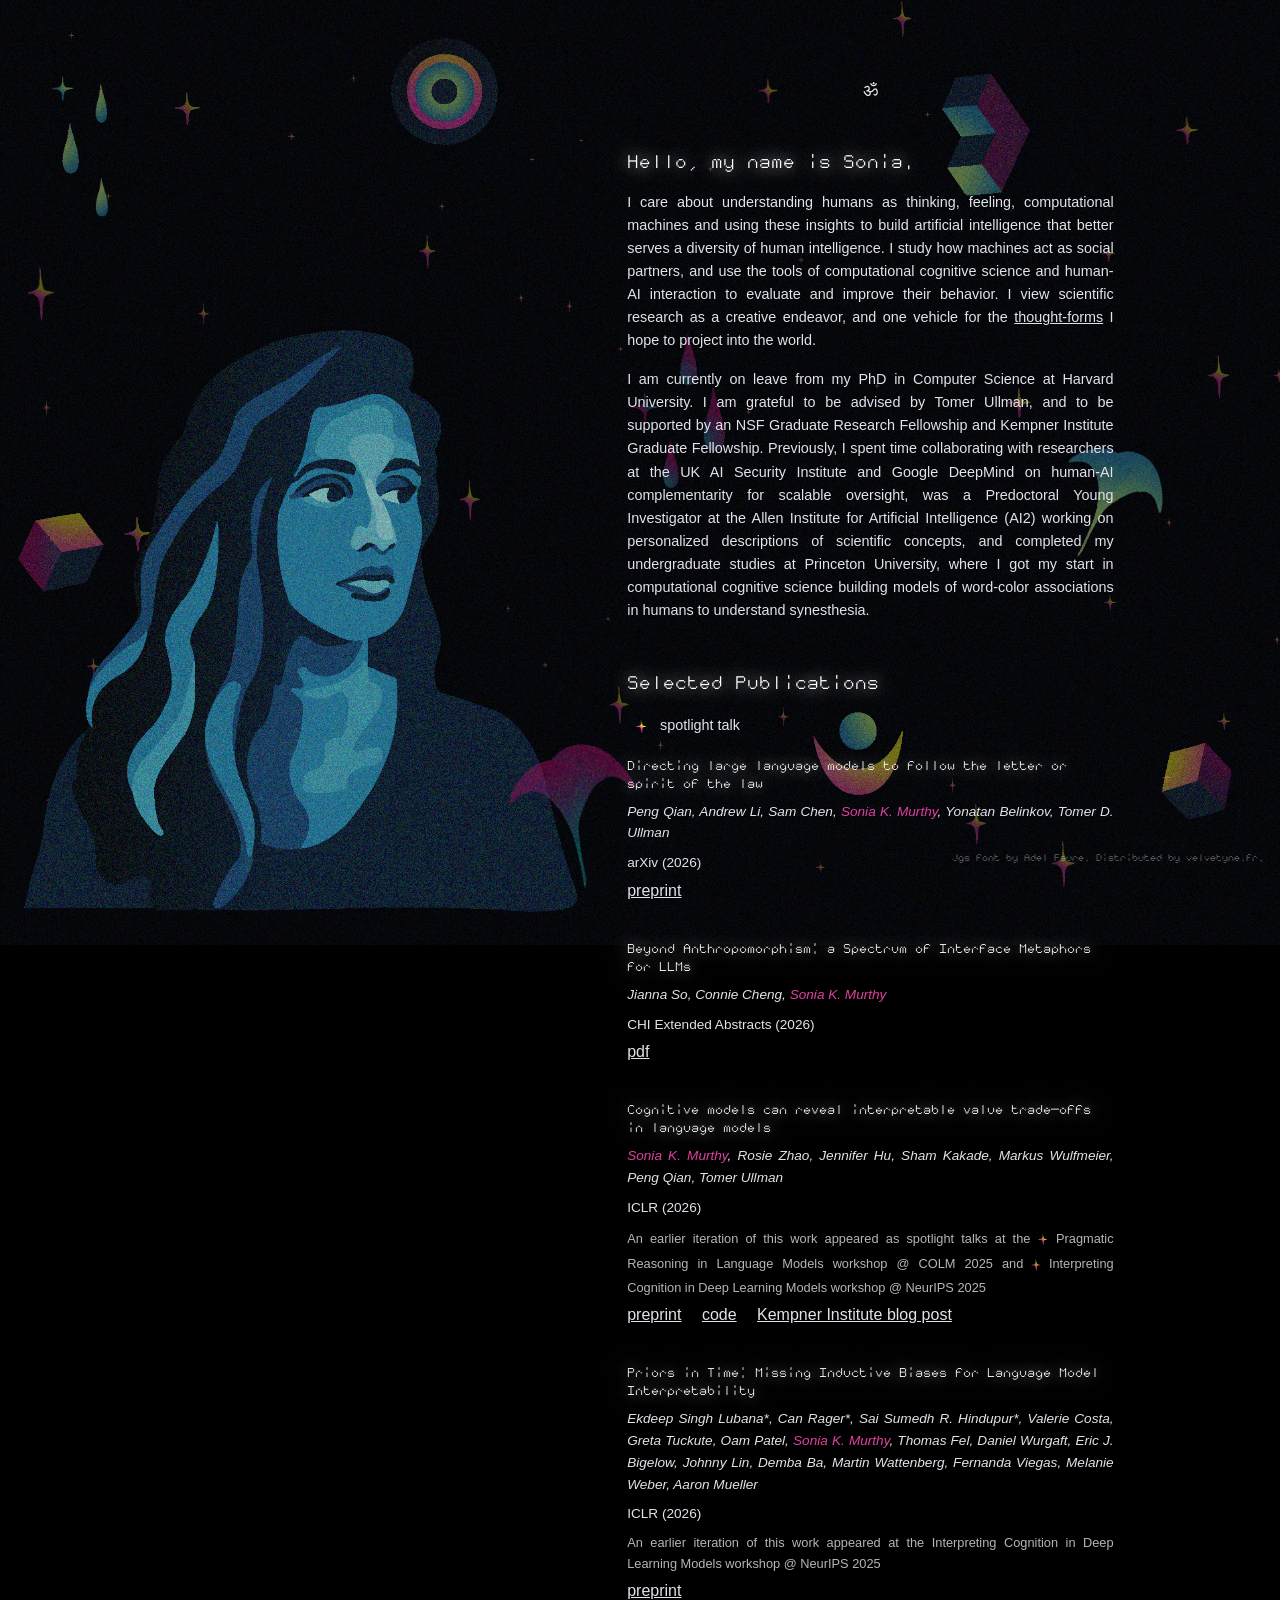
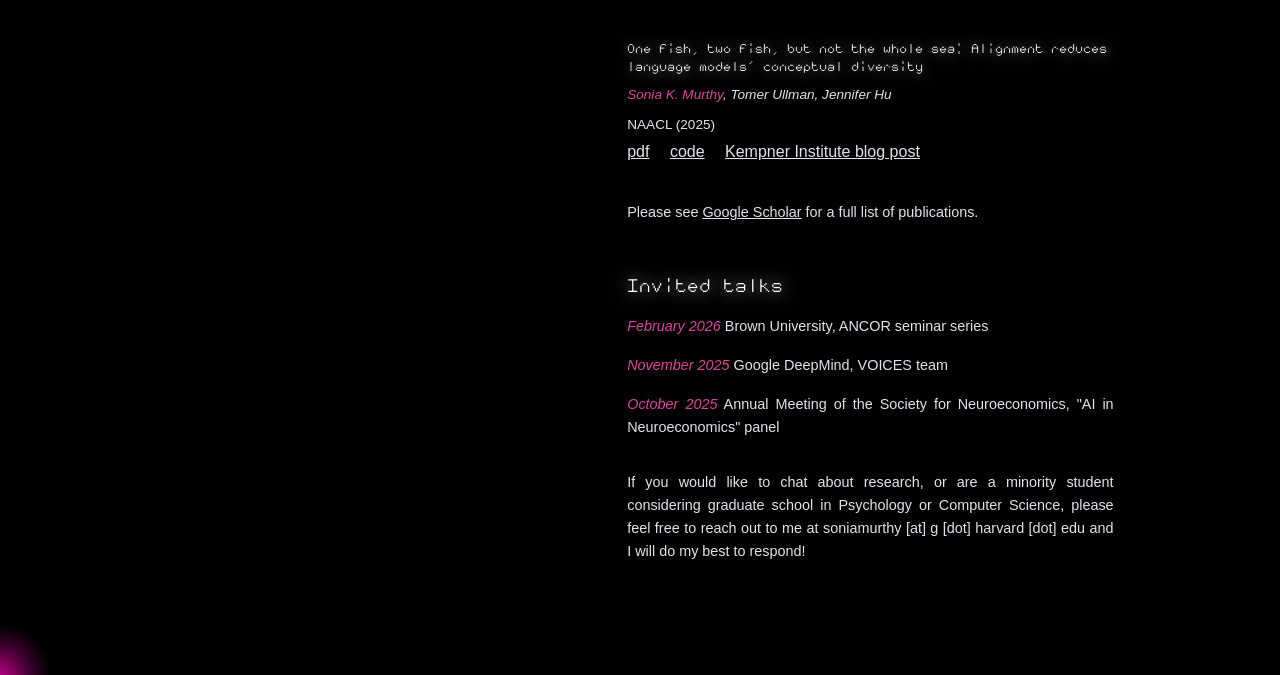
<file: index.html>
<!DOCTYPE html>
<html lang="en">
<head>
    <meta charset="UTF-8">
    <meta name="viewport" content="width=device-width, initial-scale=1.0">
    <title>Sonia Murthy</title>
    <link rel="stylesheet" href="style.css">
    <link rel="icon" type="image/svg+xml" href="images/v2/bindu.svg">
</head>
<body>
    <!-- Grain texture overlay — canvas-generated noise, tiled -->
    <div class="grain-overlay"></div>

    <!-- Portrait Background -->
    <div class="portrait-container">
        <img src="images/v2/portrait.svg" alt="Portrait" class="portrait">
    </div>

    <!-- Purple flower in front of portrait -->
    <img src="images/v2/flower-purple.svg" alt="" class="bg-shape shape-4">

    <!-- Background Shapes -->
    <div class="background-shapes">
        <!-- Sparkles with varying sizes -->
        <img src="images/v2/sparkle-1.svg" alt="" class="bg-shape shape-sparkle-1">
        <img src="images/v2/sparkle-1.svg" alt="" class="bg-shape shape-sparkle-2">
        <img src="images/v2/sparkle-1.svg" alt="" class="bg-shape shape-sparkle-3">
        <img src="images/v2/sparkle-1.svg" alt="" class="bg-shape shape-sparkle-4">
        <img src="images/v2/sparkle-1.svg" alt="" class="bg-shape shape-sparkle-5">
        <img src="images/v2/sparkle-1.svg" alt="" class="bg-shape shape-sparkle-6">
        <img src="images/v2/sparkle-2.svg" alt="" class="bg-shape shape-sparkle-7">
        <img src="images/v2/sparkle-2.svg" alt="" class="bg-shape shape-sparkle-8">
        <img src="images/v2/sparkle-2.svg" alt="" class="bg-shape shape-sparkle-9">
        <img src="images/v2/sparkle-1.svg" alt="" class="bg-shape shape-sparkle-10">
        <img src="images/v2/sparkle-1.svg" alt="" class="bg-shape shape-sparkle-11">
        <img src="images/v2/sparkle-1.svg" alt="" class="bg-shape shape-sparkle-12">
        <img src="images/v2/sparkle-1.svg" alt="" class="bg-shape shape-sparkle-13">
        <img src="images/v2/sparkle-1.svg" alt="" class="bg-shape shape-sparkle-14">
        <img src="images/v2/sparkle-1.svg" alt="" class="bg-shape shape-sparkle-15">
        <img src="images/v2/sparkle-2.svg" alt="" class="bg-shape shape-sparkle-16">
        <img src="images/v2/sparkle-2.svg" alt="" class="bg-shape shape-sparkle-17">
        <img src="images/v2/sparkle-2.svg" alt="" class="bg-shape shape-sparkle-18">
        <img src="images/v2/sparkle-1.svg" alt="" class="bg-shape shape-sparkle-19">
        <img src="images/v2/sparkle-1.svg" alt="" class="bg-shape shape-sparkle-20">
        <img src="images/v2/sparkle-2.svg" alt="" class="bg-shape shape-sparkle-21">
        <img src="images/v2/sparkle-2.svg" alt="" class="bg-shape shape-sparkle-22">
        <img src="images/v2/sparkle-1.svg" alt="" class="bg-shape shape-sparkle-23">
        <img src="images/v2/sparkle-2.svg" alt="" class="bg-shape shape-sparkle-24">
        <img src="images/v2/sparkle-1.svg" alt="" class="bg-shape shape-sparkle-25">
        <img src="images/v2/sparkle-2.svg" alt="" class="bg-shape shape-sparkle-26">
        <img src="images/v2/sparkle-1.svg" alt="" class="bg-shape shape-sparkle-27">
        <img src="images/v2/sparkle-2.svg" alt="" class="bg-shape shape-sparkle-28">
        <img src="images/v2/sparkle-1.svg" alt="" class="bg-shape shape-sparkle-29">
        <img src="images/v2/sparkle-2.svg" alt="" class="bg-shape shape-sparkle-30">
        <img src="images/v2/sparkle-1.svg" alt="" class="bg-shape shape-sparkle-31">
        <img src="images/v2/sparkle-2.svg" alt="" class="bg-shape shape-sparkle-32">
        <img src="images/v2/sparkle-1.svg" alt="" class="bg-shape shape-sparkle-33">
        <img src="images/v2/sparkle-2.svg" alt="" class="bg-shape shape-sparkle-34">
        <img src="images/v2/sparkle-1.svg" alt="" class="bg-shape shape-sparkle-35">
        <img src="images/v2/sparkle-2.svg" alt="" class="bg-shape shape-sparkle-36">
        <img src="images/v2/sparkle-1.svg" alt="" class="bg-shape shape-sparkle-37">
        <img src="images/v2/sparkle-1.svg" alt="" class="bg-shape shape-sparkle-38">
        <img src="images/v2/sparkle-1.svg" alt="" class="bg-shape shape-sparkle-39">
        <img src="images/v2/sparkle-2.svg" alt="" class="bg-shape shape-sparkle-40">
        <img src="images/v2/sparkle-1.svg" alt="" class="bg-shape shape-sparkle-41">
        <img src="images/v2/sparkle-1.svg" alt="" class="bg-shape shape-sparkle-42">
        <img src="images/v2/sparkle-1.svg" alt="" class="bg-shape shape-sparkle-43">
        <img src="images/v2/sparkle-2.svg" alt="" class="bg-shape shape-sparkle-44">
        <img src="images/v2/sparkle-1.svg" alt="" class="bg-shape shape-sparkle-45">
        <img src="images/v2/sparkle-2.svg" alt="" class="bg-shape shape-sparkle-46">
        <img src="images/v2/sparkle-1.svg" alt="" class="bg-shape shape-sparkle-47">
        <img src="images/v2/sparkle-2.svg" alt="" class="bg-shape shape-sparkle-48">
        <img src="images/v2/sparkle-1.svg" alt="" class="bg-shape shape-sparkle-49">
        <img src="images/v2/sparkle-2.svg" alt="" class="bg-shape shape-sparkle-50">
        <img src="images/v2/sparkle-1.svg" alt="" class="bg-shape shape-sparkle-51">
        <img src="images/v2/sparkle-2.svg" alt="" class="bg-shape shape-sparkle-52">
        <img src="images/v2/sparkle-1.svg" alt="" class="bg-shape shape-sparkle-53">
        <img src="images/v2/sparkle-2.svg" alt="" class="bg-shape shape-sparkle-54">
        <img src="images/v2/sparkle-1.svg" alt="" class="bg-shape shape-sparkle-55">
        <img src="images/v2/sparkle-2.svg" alt="" class="bg-shape shape-sparkle-56">
        <img src="images/v2/sparkle-1.svg" alt="" class="bg-shape shape-sparkle-57">
        <img src="images/v2/sparkle-2.svg" alt="" class="bg-shape shape-sparkle-58">
        <img src="images/v2/sparkle-1.svg" alt="" class="bg-shape shape-sparkle-59">
        <img src="images/v2/sparkle-2.svg" alt="" class="bg-shape shape-sparkle-60">

        <!-- Other shapes -->
        <img src="images/v2/tetris-1.svg" alt="" class="bg-shape shape-2">
        <img src="images/v2/tetris-2.svg" alt="" class="bg-shape shape-3">
        <img src="images/v2/cluster-blue.svg" alt="" class="bg-shape shape-5">
        <img src="images/v2/cluster-purple.svg" alt="" class="bg-shape shape-6">
        <img src="images/v2/cube-1.svg" alt="" class="bg-shape shape-7">
        <img src="images/v2/bindu.svg" alt="" class="bg-shape shape-8">
        <img src="images/v2/eye-1.svg" alt="" class="bg-shape shape-9">
        <img src="images/v2/flower-blue.svg" alt="" class="bg-shape shape-10">
        <img src="images/v2/cube-2.svg" alt="" class="bg-shape shape-11">
    </div>

    <!-- Om Symbol -->
    <!-- <div class="om-symbol-top"><p>ॐ</p></div> -->

    <!-- Main Content -->
    <main class="content">
        <div class="om-symbol">ॐ</div>
        <section class="intro">
            <h2>Hello, my name is Sonia.</h2>

            <p>I care about understanding humans as thinking, feeling, computational machines and using these insights to build artificial intelligence that better serves a diversity of human intelligence. I study how machines act as social partners, and use the tools of computational cognitive science and human-AI interaction to evaluate and improve their behavior. I view scientific research as a creative endeavor, and one vehicle for the <a href="https://www.gutenberg.org/files/16269/16269-h/16269-h.htm" target="_blank">thought-forms</a> I hope to project into the world. </p>
            
            <p>I am currently on leave from my PhD in Computer Science at Harvard University. I am grateful to be advised by Tomer Ullman, and to be supported by an NSF Graduate Research Fellowship and Kempner Institute Graduate Fellowship. Previously, I spent time collaborating with researchers at the UK AI Security Institute and Google DeepMind on human-AI complementarity for scalable oversight, was a Predoctoral Young Investigator at the Allen Institute for Artificial Intelligence (AI2) working on personalized descriptions of scientific concepts, and completed my undergraduate studies at Princeton University, where I got my start in computational cognitive science building models of word-color associations in humans to understand synesthesia.</p>

        </section>

        <section class="publications">
            <h2>Selected Publications</h2>
            <p><img src="images/v2/sparkle-1.svg" alt="sparkle" class="inline-sparkle"> spotlight talk</p>

            <div class="publication">
                <h3>Directing large language models to follow the letter or spirit of the law</h3>
                <p class="authors">Peng Qian, Andrew Li, Sam Chen, <span class="author-highlight">Sonia K. Murthy</span>, Yonatan Belinkov, Tomer D. Ullman</p>
                <p class="venue">arXiv (2026)</p>
                <div class="links">
                    <a href="https://arxiv.org/abs/2609.23083" target="_blank">preprint</a>
                </div>
            </div>

            <div class="publication">
                <h3>Beyond Anthropomorphism: a Spectrum of Interface Metaphors for LLMs</h3>
                <p class="authors">Jianna So, Connie Cheng, <span class="author-highlight">Sonia K. Murthy</span></p>
                <p class="venue">CHI Extended Abstracts (2026)</p>
                <div class="links">
                    <a href="https://doi.org/10.1145/3772363.3798591" target="_blank">pdf</a>
                </div>
            </div>

            <div class="publication">
                <h3>Cognitive models can reveal interpretable value trade-offs in language models</h3>
                <p class="authors"><span class="author-highlight">Sonia K. Murthy</span>, Rosie Zhao, Jennifer Hu, Sham Kakade, Markus Wulfmeier, Peng Qian, Tomer Ullman</p>
                <p class="venue">ICLR (2026)</p>
                <p class="note">An earlier iteration of this work appeared as spotlight talks at the<img src="images/v2/sparkle-1.svg" alt="sparkle" class="inline-sparkle">Pragmatic Reasoning in Language Models workshop @ COLM 2025 and<img src="images/v2/sparkle-1.svg" alt="sparkle" class="inline-sparkle">Interpreting Cognition in Deep Learning Models workshop @ NeurIPS 2025</p>
                <div class="links">
                    <a href="https://arxiv.org/abs/2506.20666" target="_blank">preprint</a>
                    <a href="https://github.com/skmur/many-wolves" target="_blank">code</a>
                    <a href="https://kempnerinstitute.harvard.edu/research/deeper-learning/using-cognitive-models-to-reveal-value-trade-offs-in-language-models/" target="_blank">Kempner Institute blog post</a>
                </div>
            </div>

            <div class="publication">
                <h3>Priors in Time: Missing Inductive Biases for Language Model Interpretability</h3>
                <p class="authors">Ekdeep Singh Lubana*, Can Rager*, Sai Sumedh R. Hindupur*, Valerie Costa, Greta Tuckute, Oam Patel, <span class="author-highlight">Sonia K. Murthy</span>, Thomas Fel, Daniel Wurgaft, Eric J. Bigelow, Johnny Lin, Demba Ba, Martin Wattenberg, Fernanda Viegas, Melanie Weber, Aaron Mueller</p>
                <p class="venue">ICLR (2026)</p>
                <p class="note">An earlier iteration of this work appeared at the Interpreting Cognition in Deep Learning Models workshop @ NeurIPS 2025</p>

                <div class="links">
                    <a href="https://arxiv.org/abs/2511.01836" target="_blank">preprint</a>
                </div>
            </div>

            <div class="publication">
                <h3>One fish, two fish, but not the whole sea: Alignment reduces language models' conceptual diversity</h3>
                <p class="authors"><span class="author-highlight">Sonia K. Murthy</span>, Tomer Ullman, Jennifer Hu</p>
                <p class="venue">NAACL (2025)</p>
                <div class="links">
                    <a href="https://aclanthology.org/2025.naacl-long.561/" target="_blank">pdf</a>
                    <a href="https://github.com/skmur/onefish-twofish" target="_blank">code</a>
                    <a href="https://kempnerinstitute.harvard.edu/blog/alignment-reduces-language-models-conceptual-diversity/" target="_blank">Kempner Institute blog post</a>
                </div>
            </div>

            <p>Please see <a href="https://scholar.google.com/citations?hl=en&user=MFLudqMAAAAJ&view_op=list_works" target="_blank">Google Scholar</a> for a full list of publications.</p> 

            <!-- <div class="publication">
                <h3>Comparing the Evaluation and Production of Loophole Behavior in Humans and Large Language Models</h3>
                <p class="authors"><span class="author-highlight">Sonia K. Murthy</span>, Kiera Parece, Sophie Bridgers, Peng Qian, Tomer Ullman</p>
                <p class="venue">EMNLP Findings (2023)</p>
                <p class="note">An earlier iteration of this work appeared at the First Workshop on Theory of Mind in Communicating Agents @ ICML 2023</p>
                <div class="links">
                    <a href="https://aclanthology.org/2023.findings-emnlp.264/" target="_blank">pdf</a>
                </div>
            </div>

            <div class="publication">
                <h3>ACCoRD: A Multi-Document Approach to Generating Diverse Descriptions of Scientific Concepts</h3>
                <p class="authors"><span class="author-highlight">Sonia K. Murthy</span>, Kyle Lo, Daniel King, Chandra Bhagavatula, Bailey Kuehl, Sophie Johnson, Jon Borchardt, Daniel S. Weld, Tom Hope, Doug Downey</p>
                <p class="venue">EMNLP System Demonstrations (2022)</p>
                <p class="note">An earlier iteration of this work appeared at the Fifth Widening Natural Language Processing Workshop @ EMNLP 2021</p>
                <div class="links">
                    <a href="https://aclanthology.org/2022.emnlp-demos.20/" target="_blank">pdf</a>
                    <a href="https://accord.allenai.org" target="_blank">demo</a>
                    <a href="https://github.com/allenai/ACCoRD" target="_blank">code</a>
                    <a href="https://medium.com/ai2-blog/accord-generating-diverse-descriptions-of-scientific-concepts-7b1e15c1b0a7" target="_blank">AI2 blog post</a>
                </div>
            </div>

            <div class="publication">
                <h3>Shades of confusion: Lexical uncertainty modulates ad hoc coordination in an interactive communication task</h3>
                <p class="authors"><span class="author-highlight">Sonia K. Murthy</span>, Thomas L. Griffiths, Robert D. Hawkins</p>
                <p class="venue">Cognition (2022)</p>
                <div class="links">
                    <a href="https://doi.org/10.1016/j.cognition.2022.105166" target="_blank">pdf</a>
                    <a href="https://github.com/hawkrobe/reference_games" target="_blank">code</a>
                </div>
            </div> -->
        </section>

         <section class="talks">
            <h2>Invited talks</h2>

            <!-- <p><img src="images/v2/sparkle-1.svg" alt="sparkle" class="inline-sparkle"> spotlight talk</p> -->

            <p><span class="author-highlight">February 2026 </span> Brown University, ANCOR seminar series</p>
            <!-- <p><span class="author-highlight">January 2026</span> Bay Area AI Safety meetup</p> -->
            <!-- <p><span class="author-highlight">December 2025</span><img src="images/v2/sparkle-1.svg" alt="sparkle" class="inline-sparkle">Interpreting Cognition in Deep Learning Models workshop @ NeurIPS</p> -->
            <p><span class="author-highlight">November 2025</span> Google DeepMind, VOICES team</p>
            <!-- <p><span class="author-highlight">October 2025</span><img src="images/v2/sparkle-1.svg" alt="sparkle" class="inline-sparkle">Pragmatic Reasoning in Language Models workshop @ COLM</p> -->
            <p><span class="author-highlight">October 2025</span> Annual Meeting of the Society for Neuroeconomics, "AI in Neuroeconomics" panel</p>

            

        </section>

        <section class="end">

            <p>If you would like to chat about research, or are a minority student considering graduate school in Psychology or Computer Science, please feel free to reach out to me at <span class="email">soniamurthy [at] g [dot] harvard [dot] edu</span> and I will do my best to respond!</span></p>

            <!-- <a href="portal.html">
                <img src="images/v2/eye-1.svg" alt="" class="portal-icon">
            </a> -->
        </section>

        <footer class="font-credit">
            <p>Jgs font by Adel Faure. Distributed by velvetyne.fr.</p>
        </footer>

    </main>

    <!-- Cursor orb -->
    <div class="cursor-orb"></div>
    <script>
        const orb = document.querySelector('.cursor-orb');
        document.addEventListener('mousemove', (e) => {
            orb.style.left = e.clientX + 'px';
            orb.style.top = e.clientY + 'px';
        });

        // Generate grain texture once on load — tiny canvas, tiled as background
        (function generateGrain() {
            const size = 512;
            const canvas = document.createElement('canvas');
            canvas.width = size;
            canvas.height = size;
            const ctx = canvas.getContext('2d');
            const imageData = ctx.createImageData(size, size);
            for (let i = 0; i < imageData.data.length; i += 4) {
                // Multicolored grain - random RGB values with dark bias
                imageData.data[i] = Math.random() * 100;      // Red
                imageData.data[i + 1] = Math.random() * 120;  // Green
                imageData.data[i + 2] = Math.random() * 180;  // Blue (slightly more)
                imageData.data[i + 3] = 255;
            }
            ctx.putImageData(imageData, 0, 0);
            const grain = document.querySelector('.grain-overlay');
            grain.style.backgroundImage = `url(${canvas.toDataURL('image/png')})`;
            grain.style.backgroundRepeat = 'repeat';
            grain.style.backgroundSize = 'clamp(400px, 40vw, 800px) clamp(400px, 40vw, 800px)';
        })();
    </script>
</body>
</html>
</file>
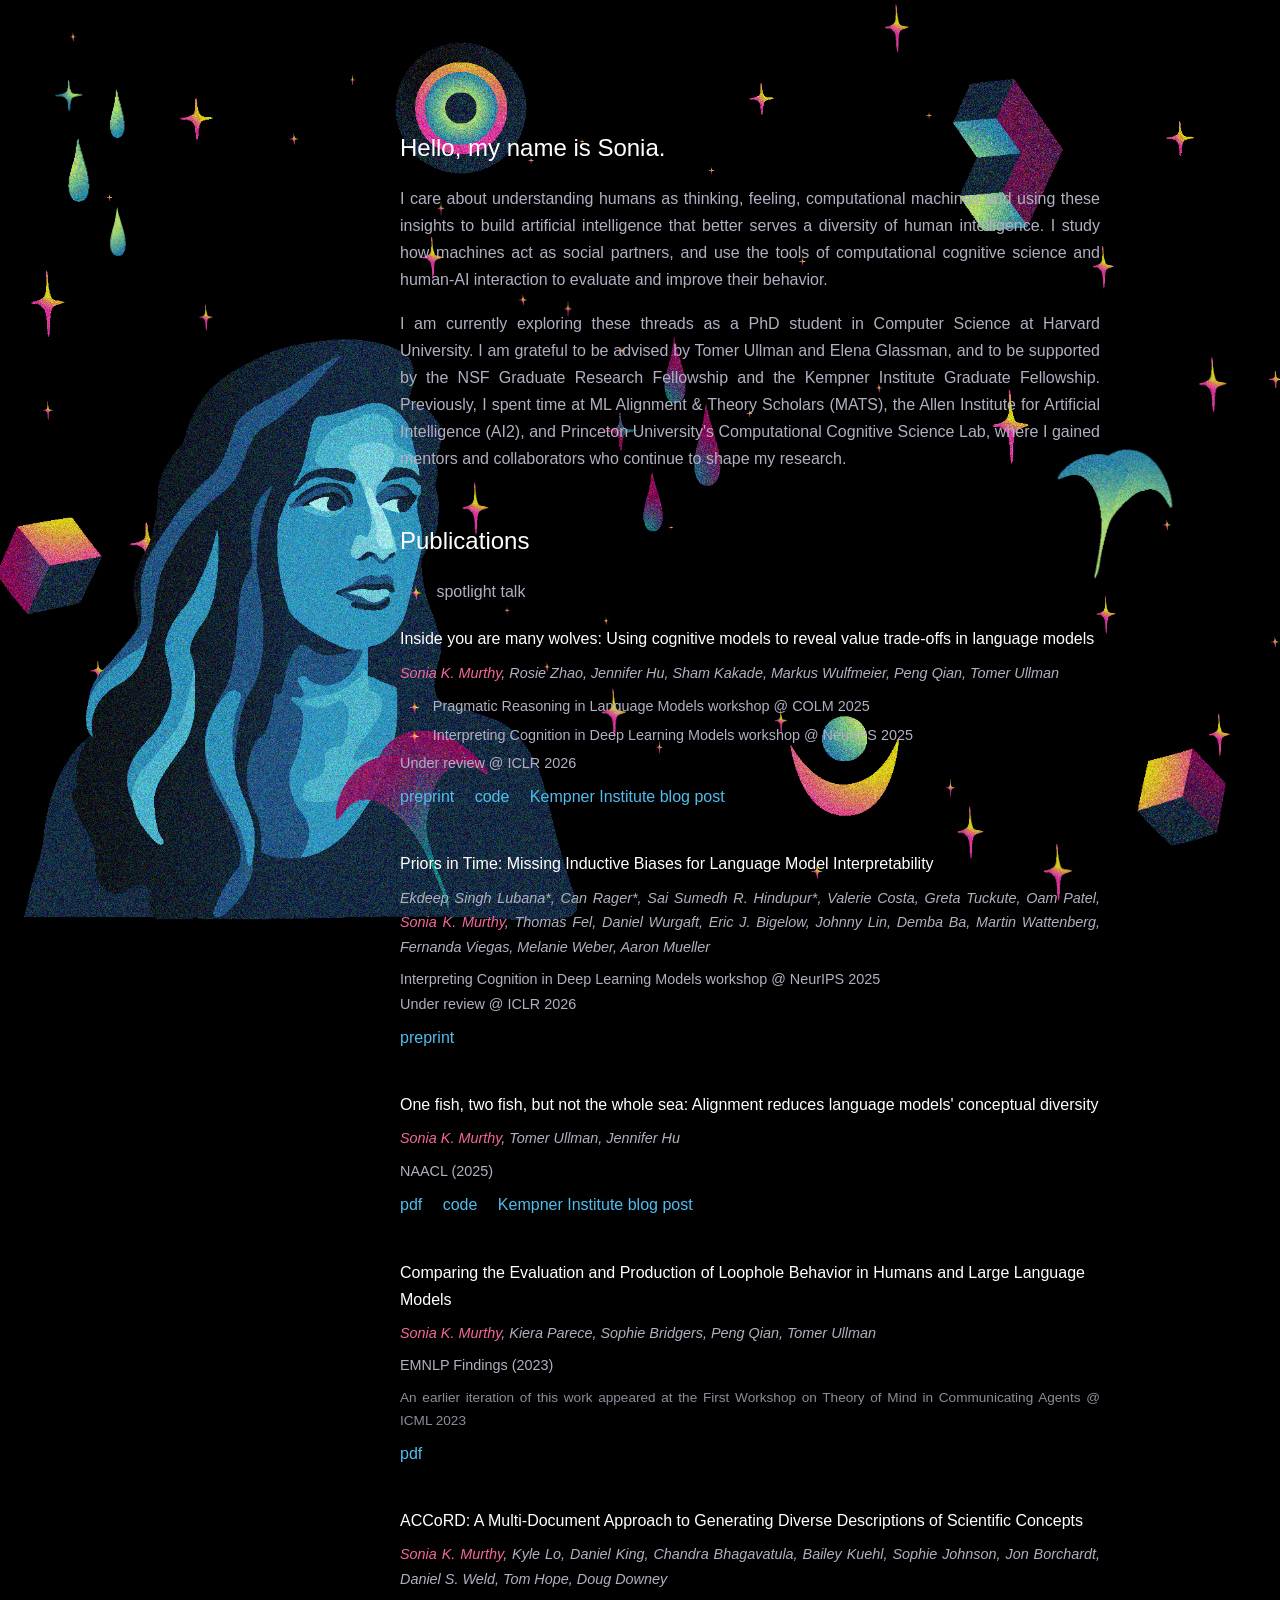
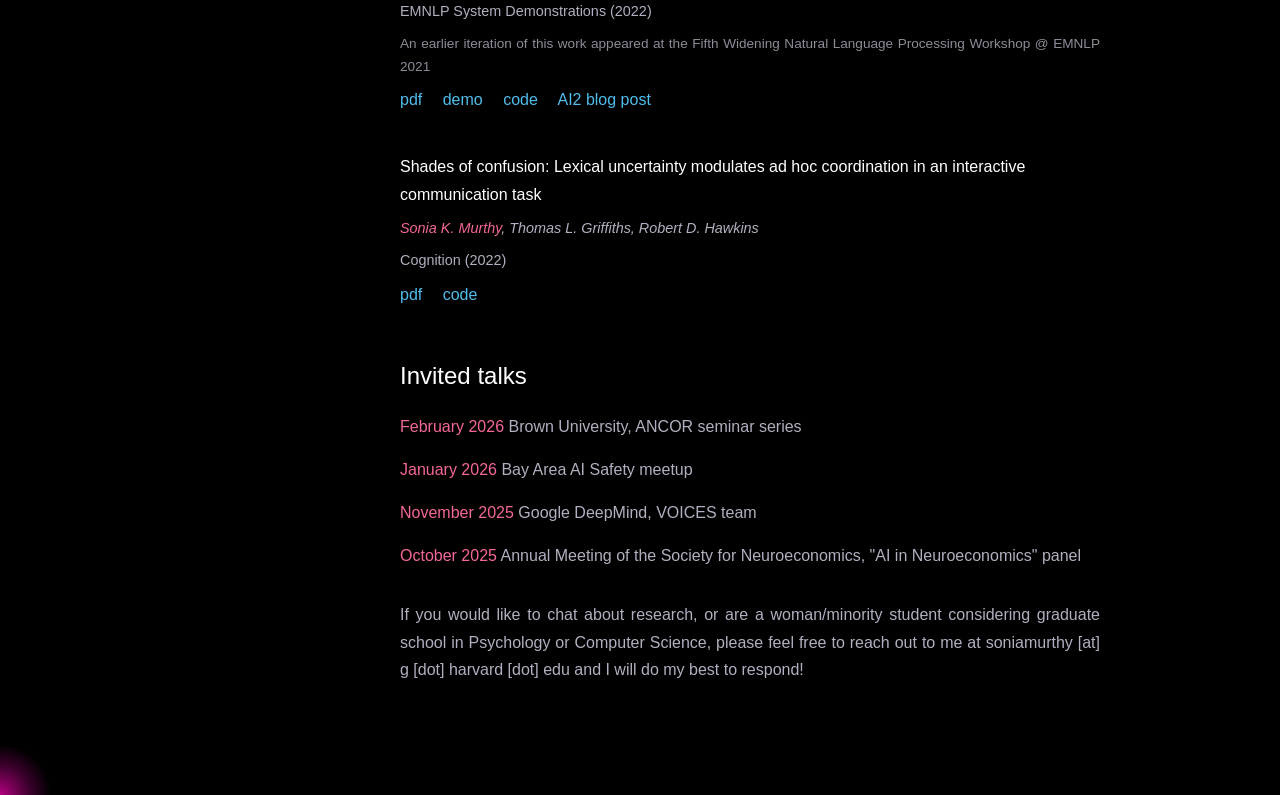
<file: index-dark.html>
<!DOCTYPE html>
<html lang="en">
<head>
    <meta charset="UTF-8">
    <meta name="viewport" content="width=device-width, initial-scale=1.0">
    <title>Sonia Murthy</title>
    <link rel="preconnect" href="https://fonts.googleapis.com">
    <link rel="preconnect" href="https://fonts.gstatic.com" crossorigin>
    <link href="https://fonts.googleapis.com/css2?family=IBM+Plex+Sans:wght@300;400;500&display=swap" rel="stylesheet">
    <link rel="stylesheet" href="style-dark.css">
</head>
<body>
    <!-- Portrait Background -->
    <div class="portrait-container">
        <img src="images/v2/portrait.svg" alt="Portrait" class="portrait">
    </div>

    <!-- Purple flower in front of portrait -->
    <img src="images/v2/flower-purple.svg" alt="" class="bg-shape shape-4">

    <!-- Background Shapes -->
    <div class="background-shapes">
        <!-- Sparkles with varying sizes -->
        <img src="images/v2/sparkle-1.svg" alt="" class="bg-shape shape-sparkle-1">
        <img src="images/v2/sparkle-1.svg" alt="" class="bg-shape shape-sparkle-2">
        <img src="images/v2/sparkle-1.svg" alt="" class="bg-shape shape-sparkle-3">
        <img src="images/v2/sparkle-1.svg" alt="" class="bg-shape shape-sparkle-4">
        <img src="images/v2/sparkle-1.svg" alt="" class="bg-shape shape-sparkle-5">
        <img src="images/v2/sparkle-2.svg" alt="" class="bg-shape shape-sparkle-6">
        <img src="images/v2/sparkle-2.svg" alt="" class="bg-shape shape-sparkle-7">
        <img src="images/v2/sparkle-2.svg" alt="" class="bg-shape shape-sparkle-8">
        <img src="images/v2/sparkle-2.svg" alt="" class="bg-shape shape-sparkle-9">
        <img src="images/v2/sparkle-2.svg" alt="" class="bg-shape shape-sparkle-10">
        <img src="images/v2/sparkle-1.svg" alt="" class="bg-shape shape-sparkle-11">
        <img src="images/v2/sparkle-1.svg" alt="" class="bg-shape shape-sparkle-12">
        <img src="images/v2/sparkle-1.svg" alt="" class="bg-shape shape-sparkle-13">
        <img src="images/v2/sparkle-1.svg" alt="" class="bg-shape shape-sparkle-14">
        <img src="images/v2/sparkle-1.svg" alt="" class="bg-shape shape-sparkle-15">
        <img src="images/v2/sparkle-2.svg" alt="" class="bg-shape shape-sparkle-16">
        <img src="images/v2/sparkle-2.svg" alt="" class="bg-shape shape-sparkle-17">
        <img src="images/v2/sparkle-2.svg" alt="" class="bg-shape shape-sparkle-18">
        <img src="images/v2/sparkle-1.svg" alt="" class="bg-shape shape-sparkle-19">
        <img src="images/v2/sparkle-1.svg" alt="" class="bg-shape shape-sparkle-20">
        <img src="images/v2/sparkle-2.svg" alt="" class="bg-shape shape-sparkle-21">
        <img src="images/v2/sparkle-2.svg" alt="" class="bg-shape shape-sparkle-22">
        <img src="images/v2/sparkle-1.svg" alt="" class="bg-shape shape-sparkle-23">
        <img src="images/v2/sparkle-2.svg" alt="" class="bg-shape shape-sparkle-24">
        <img src="images/v2/sparkle-1.svg" alt="" class="bg-shape shape-sparkle-25">
        <img src="images/v2/sparkle-2.svg" alt="" class="bg-shape shape-sparkle-26">
        <img src="images/v2/sparkle-1.svg" alt="" class="bg-shape shape-sparkle-27">
        <img src="images/v2/sparkle-2.svg" alt="" class="bg-shape shape-sparkle-28">
        <img src="images/v2/sparkle-1.svg" alt="" class="bg-shape shape-sparkle-29">
        <img src="images/v2/sparkle-2.svg" alt="" class="bg-shape shape-sparkle-30">
        <img src="images/v2/sparkle-1.svg" alt="" class="bg-shape shape-sparkle-31">
        <img src="images/v2/sparkle-2.svg" alt="" class="bg-shape shape-sparkle-32">
        <img src="images/v2/sparkle-1.svg" alt="" class="bg-shape shape-sparkle-33">
        <img src="images/v2/sparkle-2.svg" alt="" class="bg-shape shape-sparkle-34">
        <img src="images/v2/sparkle-1.svg" alt="" class="bg-shape shape-sparkle-35">
        <img src="images/v2/sparkle-2.svg" alt="" class="bg-shape shape-sparkle-36">
        <img src="images/v2/sparkle-1.svg" alt="" class="bg-shape shape-sparkle-37">
        <img src="images/v2/sparkle-2.svg" alt="" class="bg-shape shape-sparkle-38">
        <img src="images/v2/sparkle-1.svg" alt="" class="bg-shape shape-sparkle-39">
        <img src="images/v2/sparkle-2.svg" alt="" class="bg-shape shape-sparkle-40">
        <img src="images/v2/sparkle-1.svg" alt="" class="bg-shape shape-sparkle-41">
        <img src="images/v2/sparkle-2.svg" alt="" class="bg-shape shape-sparkle-42">
        <img src="images/v2/sparkle-1.svg" alt="" class="bg-shape shape-sparkle-43">
        <img src="images/v2/sparkle-2.svg" alt="" class="bg-shape shape-sparkle-44">
        <img src="images/v2/sparkle-1.svg" alt="" class="bg-shape shape-sparkle-45">
        <img src="images/v2/sparkle-2.svg" alt="" class="bg-shape shape-sparkle-46">
        <img src="images/v2/sparkle-1.svg" alt="" class="bg-shape shape-sparkle-47">
        <img src="images/v2/sparkle-2.svg" alt="" class="bg-shape shape-sparkle-48">
        <img src="images/v2/sparkle-1.svg" alt="" class="bg-shape shape-sparkle-49">
        <img src="images/v2/sparkle-2.svg" alt="" class="bg-shape shape-sparkle-50">
        <img src="images/v2/sparkle-1.svg" alt="" class="bg-shape shape-sparkle-51">
        <img src="images/v2/sparkle-2.svg" alt="" class="bg-shape shape-sparkle-52">
        <img src="images/v2/sparkle-1.svg" alt="" class="bg-shape shape-sparkle-53">
        <img src="images/v2/sparkle-2.svg" alt="" class="bg-shape shape-sparkle-54">
        <img src="images/v2/sparkle-1.svg" alt="" class="bg-shape shape-sparkle-55">
        <img src="images/v2/sparkle-2.svg" alt="" class="bg-shape shape-sparkle-56">
        <img src="images/v2/sparkle-1.svg" alt="" class="bg-shape shape-sparkle-57">
        <img src="images/v2/sparkle-2.svg" alt="" class="bg-shape shape-sparkle-58">
        <img src="images/v2/sparkle-1.svg" alt="" class="bg-shape shape-sparkle-59">
        <img src="images/v2/sparkle-2.svg" alt="" class="bg-shape shape-sparkle-60">

        <!-- Other shapes -->
        <img src="images/v2/tetris-1.svg" alt="" class="bg-shape shape-2">
        <img src="images/v2/tetris-2.svg" alt="" class="bg-shape shape-3">
        <img src="images/v2/cluster-blue.svg" alt="" class="bg-shape shape-5">
        <img src="images/v2/cluster-purple.svg" alt="" class="bg-shape shape-6">
        <img src="images/v2/cube-1.svg" alt="" class="bg-shape shape-7">
        <img src="images/v2/bindu.svg" alt="" class="bg-shape shape-8">
        <img src="images/v2/eye-1.svg" alt="" class="bg-shape shape-9">
        <img src="images/v2/flower-blue.svg" alt="" class="bg-shape shape-10">
        <img src="images/v2/cube-2.svg" alt="" class="bg-shape shape-11">
    </div>

    <!-- Om Symbol -->
    <!-- <div class="om-symbol-top"><p>ॐ</p></div> -->

    <!-- Main Content -->
    <main class="content">
        <section class="intro">
            <h2>Hello, my name is Sonia.</h2>

            <p>I care about understanding humans as thinking, feeling, computational machines and using these insights to build artificial intelligence that better serves a diversity of human intelligence. I study how machines act as social partners, and use the tools of computational cognitive science and human-AI interaction to evaluate and improve their behavior.</p>

            <p>I am currently exploring these threads as a PhD student in Computer Science at Harvard University. I am grateful to be advised by Tomer Ullman and Elena Glassman, and to be supported by the NSF Graduate Research Fellowship and the Kempner Institute Graduate Fellowship. Previously, I spent time at ML Alignment & Theory Scholars (MATS), the Allen Institute for Artificial Intelligence (AI2), and Princeton University's Computational Cognitive Science Lab, where I gained mentors and collaborators who continue to shape my research. </p>

        </section>

        <section class="publications">
            <h2>Publications</h2>
            <p><img src="images/v2/sparkle-1.svg" alt="sparkle" class="inline-sparkle"> spotlight talk</p>

            <div class="publication">
                <h3>Inside you are many wolves: Using cognitive models to reveal value trade-offs in language models</h3>
                <p class="authors"><span class="author-highlight">Sonia K. Murthy</span>, Rosie Zhao, Jennifer Hu, Sham Kakade, Markus Wulfmeier, Peng Qian, Tomer Ullman</p>
                <p class="venue"><img src="images/v2/sparkle-1.svg" alt="sparkle" class="inline-sparkle"> Pragmatic Reasoning in Language Models workshop @ COLM 2025<br><img src="images/v2/sparkle-1.svg" alt="sparkle" class="inline-sparkle"> Interpreting Cognition in Deep Learning Models workshop @ NeurIPS 2025<br>Under review @ ICLR 2026</p>
                <div class="links">
                    <a href="https://arxiv.org/abs/2506.20666" target="_blank">preprint</a>
                    <a href="https://github.com/skmur/many-wolves" target="_blank">code</a>
                    <a href="https://kempnerinstitute.harvard.edu/research/deeper-learning/using-cognitive-models-to-reveal-value-trade-offs-in-language-models/" target="_blank">Kempner Institute blog post</a>
                </div>
            </div>

            <div class="publication">
                <h3>Priors in Time: Missing Inductive Biases for Language Model Interpretability</h3>
                <p class="authors">Ekdeep Singh Lubana*, Can Rager*, Sai Sumedh R. Hindupur*, Valerie Costa, Greta Tuckute, Oam Patel, <span class="author-highlight">Sonia K. Murthy</span>, Thomas Fel, Daniel Wurgaft, Eric J. Bigelow, Johnny Lin, Demba Ba, Martin Wattenberg, Fernanda Viegas, Melanie Weber, Aaron Mueller</p>
                <p class="venue">Interpreting Cognition in Deep Learning Models workshop @ NeurIPS 2025<br>Under review @ ICLR 2026</p>
                <div class="links">
                    <a href="https://arxiv.org/abs/2511.01836" target="_blank">preprint</a>
                </div>
            </div>

            <div class="publication">
                <h3>One fish, two fish, but not the whole sea: Alignment reduces language models' conceptual diversity</h3>
                <p class="authors"><span class="author-highlight">Sonia K. Murthy</span>, Tomer Ullman, Jennifer Hu</p>
                <p class="venue">NAACL (2025)</p>
                <div class="links">
                    <a href="https://aclanthology.org/2025.naacl-long.561/" target="_blank">pdf</a>
                    <a href="https://github.com/skmur/onefish-twofish" target="_blank">code</a>
                    <a href="https://kempnerinstitute.harvard.edu/blog/alignment-reduces-language-models-conceptual-diversity/" target="_blank">Kempner Institute blog post</a>
                </div>
            </div>

            <div class="publication">
                <h3>Comparing the Evaluation and Production of Loophole Behavior in Humans and Large Language Models</h3>
                <p class="authors"><span class="author-highlight">Sonia K. Murthy</span>, Kiera Parece, Sophie Bridgers, Peng Qian, Tomer Ullman</p>
                <p class="venue">EMNLP Findings (2023)</p>
                <p class="note">An earlier iteration of this work appeared at the First Workshop on Theory of Mind in Communicating Agents @ ICML 2023</p>
                <div class="links">
                    <a href="https://aclanthology.org/2023.findings-emnlp.264/" target="_blank">pdf</a>
                </div>
            </div>

            <div class="publication">
                <h3>ACCoRD: A Multi-Document Approach to Generating Diverse Descriptions of Scientific Concepts</h3>
                <p class="authors"><span class="author-highlight">Sonia K. Murthy</span>, Kyle Lo, Daniel King, Chandra Bhagavatula, Bailey Kuehl, Sophie Johnson, Jon Borchardt, Daniel S. Weld, Tom Hope, Doug Downey</p>
                <p class="venue">EMNLP System Demonstrations (2022)</p>
                <p class="note">An earlier iteration of this work appeared at the Fifth Widening Natural Language Processing Workshop @ EMNLP 2021</p>
                <div class="links">
                    <a href="https://aclanthology.org/2022.emnlp-demos.20/" target="_blank">pdf</a>
                    <a href="https://accord.allenai.org" target="_blank">demo</a>
                    <a href="https://github.com/allenai/ACCoRD" target="_blank">code</a>
                    <a href="https://medium.com/ai2-blog/accord-generating-diverse-descriptions-of-scientific-concepts-7b1e15c1b0a7" target="_blank">AI2 blog post</a>
                </div>
            </div>

            <div class="publication">
                <h3>Shades of confusion: Lexical uncertainty modulates ad hoc coordination in an interactive communication task</h3>
                <p class="authors"><span class="author-highlight">Sonia K. Murthy</span>, Thomas L. Griffiths, Robert D. Hawkins</p>
                <p class="venue">Cognition (2022)</p>
                <div class="links">
                    <a href="https://doi.org/10.1016/j.cognition.2022.105166" target="_blank">pdf</a>
                    <a href="https://github.com/hawkrobe/reference_games" target="_blank">code</a>
                </div>
            </div>
        </section>

         <section class="talks">
            <h2>Invited talks</h2>

            <p><span class="author-highlight">February 2026</span> Brown University, ANCOR seminar series</p>
            <p><span class="author-highlight">January 2026</span> Bay Area AI Safety meetup</p>
            <p><span class="author-highlight">November 2025</span> Google DeepMind, VOICES team</p>
            <p><span class="author-highlight">October 2025</span> Annual Meeting of the Society for Neuroeconomics, "AI in Neuroeconomics" panel</p>

        </section>

        <section class="end">
            <p>If you would like to chat about research, or are a woman/minority student considering graduate school in Psychology or Computer Science, please feel free to reach out to me at <span class="email">soniamurthy [at] g [dot] harvard [dot] edu and I will do my best to respond! </span></p>
        </section>

    </main>


    <!-- Cursor orb -->
    <div class="cursor-orb"></div>
    <script>
        const orb = document.querySelector('.cursor-orb');
        document.addEventListener('mousemove', (e) => {
            orb.style.left = e.clientX + 'px';
            orb.style.top = e.clientY + 'px';
        });
    </script>
</body>
</html>
</file>
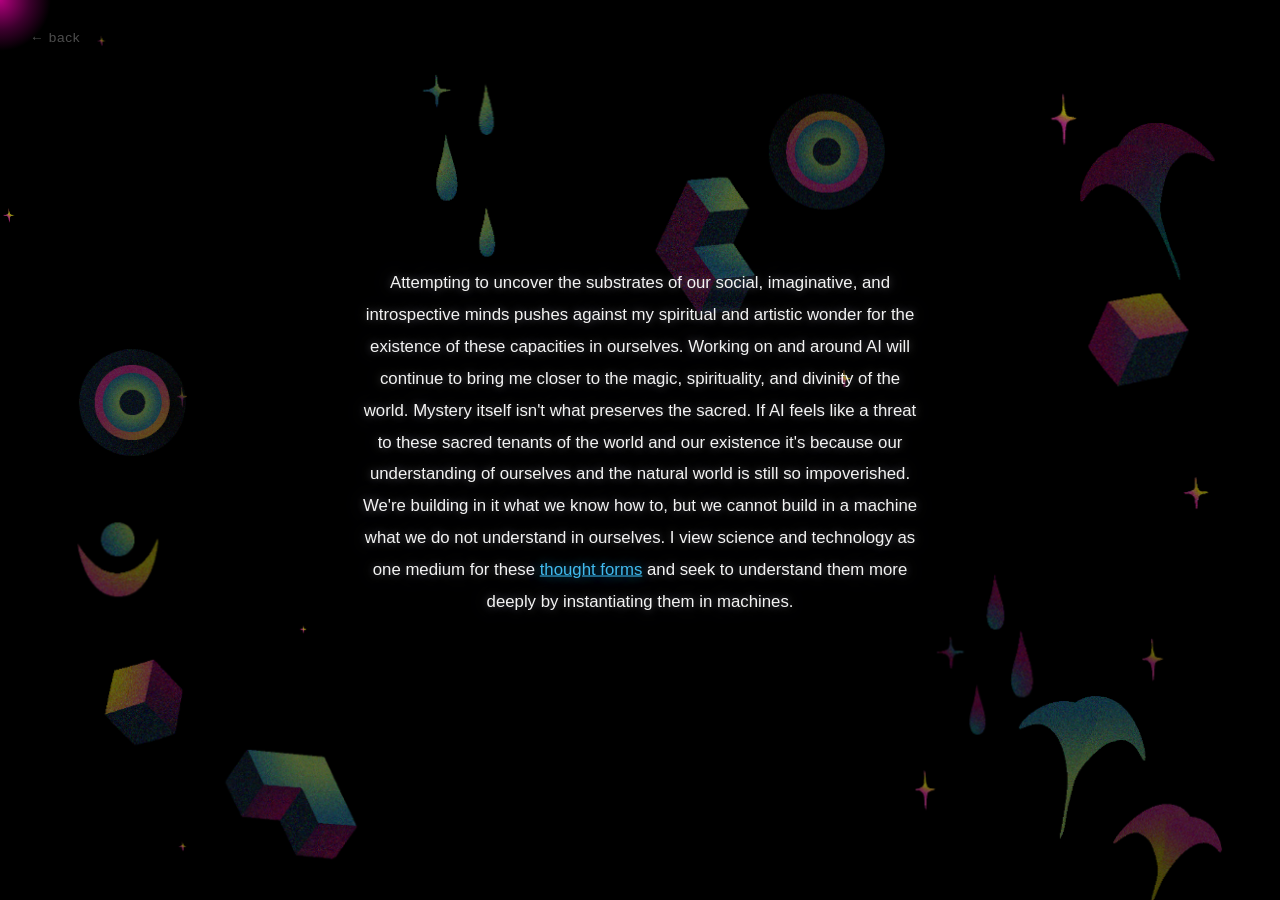
<file: portal.html>
<!DOCTYPE html>
<html lang="en">
<head>
    <meta charset="UTF-8">
    <meta name="viewport" content="width=device-width, initial-scale=1.0">
    <title>Thought Forms</title>
    <link rel="icon" type="image/svg+xml" href="images/v2/bindu.svg">
    <style>
        * { margin: 0; padding: 0; box-sizing: border-box; }

        html, body {
            height: 100%;
            overflow: hidden;
            background: #000;
            font-family: 'Helvetica Neue Condensed', 'Helvetica Condensed', 'Arial Narrow', Arial, sans-serif;
            font-weight: 400;
            font-stretch: condensed;
        }

        /* Floating shapes */
        .portal-shape {
            position: fixed;
            pointer-events: none;
            will-change: transform;
        }

        /* Sparkle twinkle — CSS handles opacity, JS handles transform */
        .portal-shape.sparkle {
            animation: twinkle ease-in-out infinite;
        }
        @keyframes twinkle {
            0%, 100% { opacity: 0.2; }
            50% { opacity: 1; }
        }

        /* Quote */
        .quote-overlay {
            position: fixed;
            top: 50%; left: 50%;
            transform: translate(-50%, -50%);
            max-width: 680px;
            padding: 40px;
            z-index: 5;
            pointer-events: auto;
        }

        .quote-overlay p {
            color: rgba(255, 255, 255, 0.95);
            font-size: 1.05rem;
            line-height: 1.9;
            text-align: center;
            margin-bottom: 1rem;
            text-shadow:
                0 0 8px rgba(255, 255, 255, 0.35),
                0 0 25px rgba(200, 180, 255, 0.25),
                0 0 50px rgba(150, 130, 255, 0.15),
                0 0 90px rgba(100, 80, 200, 0.08);
            animation: glow-pulse 6s ease-in-out infinite;
        }

        .quote-overlay a {
            color: #41baee;
            text-decoration: underline;
            text-shadow:
                0 0 12px rgba(65, 186, 238, 0.6),
                0 0 30px rgba(65, 186, 238, 0.3);
        }

        @keyframes glow-pulse {
            0%, 100% {
                text-shadow:
                    0 0 8px rgba(255, 255, 255, 0.35),
                    0 0 25px rgba(200, 180, 255, 0.25),
                    0 0 50px rgba(150, 130, 255, 0.15),
                    0 0 90px rgba(100, 80, 200, 0.08);
            }
            50% {
                text-shadow:
                    0 0 12px rgba(255, 255, 255, 0.45),
                    0 0 35px rgba(200, 180, 255, 0.35),
                    0 0 70px rgba(150, 130, 255, 0.2),
                    0 0 110px rgba(100, 80, 200, 0.12);
            }
        }

        /* Back link */
        .back-link {
            position: fixed;
            top: 30px; left: 30px;
            z-index: 10;
            color: rgba(255, 255, 255, 0.3);
            text-decoration: none;
            font-size: 0.85rem;
            letter-spacing: 0.05em;
            transition: color 0.3s;
        }
        .back-link:hover {
            color: rgba(255, 255, 255, 0.7);
        }

        /* Cursor orb */
        .cursor-orb {
            position: fixed;
            width: 120px;
            height: 120px;
            border-radius: 50%;
            background: radial-gradient(circle, rgba(255, 0, 180, 0.7) 0%, rgba(200, 0, 150, 0.3) 35%, transparent 60%);
            pointer-events: none;
            z-index: 9999;
            transform: translate(-50%, -50%);
            animation: pulse-orb 4s ease-in-out infinite;
            mix-blend-mode: difference;
        }

        @keyframes pulse-orb {
            0%, 100% { transform: translate(-50%, -50%) scale(1); opacity: 0.8; }
            50% { transform: translate(-50%, -50%) scale(1.4); opacity: 0.5; }
        }

        /* Responsive */
        @media (max-width: 600px) {
            .quote-overlay {
                max-width: 90vw;
                padding: 20px;
            }
            .quote-overlay p {
                font-size: 0.95rem;
                line-height: 1.7;
            }
        }
    </style>
</head>
<body>
    <a href="index.html" class="back-link">&#8592; back</a>

    <!-- Floating shapes — same art as main page, animated by JS transforms -->

    <!-- Sparkles (twinkle via CSS, drift via JS) -->
    <img src="images/v2/sparkle-1.svg" alt="" class="portal-shape sparkle" style="width:20px; top:4%;  left:7%;   opacity:0.5; animation-duration:6.2s; animation-delay:-1.4s;" data-depth="0.3">
    <img src="images/v2/sparkle-2.svg" alt="" class="portal-shape sparkle" style="width:55px; top:11%; right:14%; opacity:0.6; animation-duration:7.8s; animation-delay:-3.2s;" data-depth="0.6">
    <img src="images/v2/sparkle-1.svg" alt="" class="portal-shape sparkle" style="width:28px; top:24%; left:2%;  opacity:0.7; animation-duration:5.4s; animation-delay:-4.8s;" data-depth="0.8">
    <img src="images/v2/sparkle-2.svg" alt="" class="portal-shape sparkle" style="width:22px; top:44%; left:14%; opacity:0.5; animation-duration:8.0s; animation-delay:-2.1s;" data-depth="0.7">
    <img src="images/v2/sparkle-1.svg" alt="" class="portal-shape sparkle" style="width:65px; top:50%; right:4%; opacity:0.5; animation-duration:6.8s; animation-delay:-5.5s;" data-depth="0.5">
    <img src="images/v2/sparkle-1.svg" alt="" class="portal-shape sparkle" style="width:15px; top:66%; left:24%; opacity:0.8; animation-duration:5.0s; animation-delay:-0.7s;" data-depth="0.9">
    <img src="images/v2/sparkle-2.svg" alt="" class="portal-shape sparkle" style="width:40px; top:84%; right:28%; opacity:0.5; animation-duration:7.4s; animation-delay:-6.1s;" data-depth="0.6">
    <img src="images/v2/sparkle-1.svg" alt="" class="portal-shape sparkle" style="width:18px; top:91%; left:11%; opacity:0.6; animation-duration:6.0s; animation-delay:-3.7s;" data-depth="0.7">
    <img src="images/v2/sparkle-1.svg" alt="" class="portal-shape sparkle" style="width:35px; top:38%; right:32%; opacity:0.6; animation-duration:7.2s; animation-delay:-1.9s;" data-depth="0.8">
    <img src="images/v2/sparkle-2.svg" alt="" class="portal-shape sparkle" style="width:45px; top:72%; right:8%; opacity:0.4; animation-duration:8.4s; animation-delay:-4.3s;" data-depth="0.4">

    <!-- Larger shapes -->
    <img src="images/v2/flower-purple.svg" alt="" class="portal-shape" style="width:190px; top:12%; right:3%;  opacity:0.35;" data-depth="0.2">
    <img src="images/v2/cluster-blue.svg"  alt="" class="portal-shape" style="width:110px; top:6%;  left:33%; opacity:0.4;"  data-depth="0.25">
    <img src="images/v2/tetris-1.svg"      alt="" class="portal-shape" style="width:150px; top:18%; right:38%; opacity:0.4;" data-depth="0.4">
    <img src="images/v2/eye-1.svg"         alt="" class="portal-shape" style="width:160px; top:8%;  left:58%; opacity:0.35;" data-depth="0.3">
    <img src="images/v2/cube-1.svg"        alt="" class="portal-shape" style="width:140px; top:28%; right:6%; opacity:0.4;"  data-depth="0.35">
    <img src="images/v2/eye-2.svg"         alt="" class="portal-shape" style="width:130px; top:36%; left:4%;  opacity:0.4;"  data-depth="0.5">
    <img src="images/v2/bindu.svg"         alt="" class="portal-shape" style="width:110px; top:56%; left:4%;  opacity:0.35;" data-depth="0.3">
    <img src="images/v2/cluster-purple.svg" alt="" class="portal-shape" style="width:130px; top:62%; right:18%; opacity:0.4;" data-depth="0.45">
    <img src="images/v2/cube-2.svg"        alt="" class="portal-shape" style="width:130px; top:72%; left:6%;  opacity:0.4;"  data-depth="0.4">
    <img src="images/v2/flower-blue.svg"   alt="" class="portal-shape" style="width:170px; top:76%; right:8%; opacity:0.35;" data-depth="0.3">
    <img src="images/v2/tetris-2.svg"      alt="" class="portal-shape" style="width:170px; top:82%; left:18%; opacity:0.4;"  data-depth="0.35">
    <img src="images/v2/flower-pink.svg"   alt="" class="portal-shape" style="width:150px; top:88%; right:3%; opacity:0.3;"  data-depth="0.25">

    <!-- Quote -->
    <div class="quote-overlay">
        <p>Attempting to uncover the substrates of our social, imaginative, and introspective minds pushes against my spiritual and artistic wonder for the existence of these capacities in ourselves. Working on and around AI will continue to bring me closer to the magic, spirituality, and divinity of the world. Mystery itself isn't what preserves the sacred. If AI feels like a threat to these sacred tenants of the world and our existence it's because our understanding of ourselves and the natural world is still so impoverished. We're building in it what we know how to, but we cannot build in a machine what we do not understand in ourselves. I view science and technology as one medium for these <a href="https://web.seducoahuila.gob.mx/biblioweb/upload/THOUGHT_FORMS.pdf" target="_blank">thought forms</a> and seek to understand them more deeply by instantiating them in machines.</p>
    </div>

    <!-- Cursor orb -->
    <div class="cursor-orb"></div>

    <script>
        // Cursor orb
        const orb = document.querySelector('.cursor-orb');
        document.addEventListener('mousemove', (e) => {
            orb.style.left = e.clientX + 'px';
            orb.style.top = e.clientY + 'px';
        });

        // --- Lightweight shape animation ---
        // Organic drift using layered sine waves (no library needed)
        function drift(t, seed) {
            return Math.sin(t * 0.7 + seed) * 0.5
                 + Math.sin(t * 1.3 + seed * 2.3) * 0.3
                 + Math.sin(t * 0.4 + seed * 4.1) * 0.2;
        }

        // Gather shapes and build per-shape config
        const shapes = Array.from(document.querySelectorAll('.portal-shape')).map((el, i) => {
            const depth = parseFloat(el.dataset.depth) || 0.5;
            const seed = i * 137.508; // golden-angle spread for unique paths
            return {
                el,
                depth,
                seed,
                driftAmp:   15 + depth * 35,          // near shapes drift more
                breatheSpd: 0.25 + Math.random() * 0.4,
                breatheAmt: 0.015 + Math.random() * 0.04,
                spinSpd:    (Math.random() - 0.5) * 0.15,
            };
        });

        let mx = 0.5, my = 0.5; // normalised mouse 0-1
        document.addEventListener('mousemove', (e) => {
            mx = e.clientX / window.innerWidth;
            my = e.clientY / window.innerHeight;
        });

        let t = 0;
        function animate() {
            t += 0.012;

            for (const s of shapes) {
                // Organic drift
                const dx = drift(t, s.seed)       * s.driftAmp;
                const dy = drift(t, s.seed + 100)  * s.driftAmp;

                // Mouse parallax — far shapes shift more (opposite feels deeper)
                const px = (mx - 0.5) * (1 - s.depth) * -80;
                const py = (my - 0.5) * (1 - s.depth) * -50;

                // Breathing
                const scale = 1 + Math.sin(t * s.breatheSpd + s.seed) * s.breatheAmt;

                // Slow rotation
                const rot = t * s.spinSpd * 15;

                s.el.style.transform =
                    'translate3d(' + (dx + px) + 'px,' + (dy + py) + 'px,0) ' +
                    'rotate(' + rot + 'deg) ' +
                    'scale(' + scale + ')';
            }

            requestAnimationFrame(animate);
        }

        requestAnimationFrame(animate);
    </script>
</body>
</html>
</file>
<file: style.css>
/* Minimalist Dark Theme */

/* Custom Fonts */
@font-face {
    font-family: 'Frame';
    src: url('fonts/Frame.otf') format('opentype');
    font-weight: normal;
    font-style: normal;
    font-display: swap;
}

@font-face {
    font-family: 'Barlow-elasticc';
    src: url('fonts/Barlow-elasticc.otf') format('opentype');
    font-weight: normal;
    font-style: normal;
    font-display: swap;
}

@font-face {
    font-family: 'Barlaxent';
    src: url('fonts/Barlaxent.otf') format('opentype');
    font-weight: normal;
    font-style: normal;
    font-display: swap;
}

@font-face {
    font-family: 'jgs';
    src: url('fonts/jgs9.ttf') format('truetype');
    font-weight: normal;
    font-style: normal;
    font-display: swap;
}

:root {
    --bg-dark: #000000;
    --text-primary: #ffffff;
    --text-secondary: #e2e2ea;
    --link-color: #41baee;
}

* {
    margin: 0;
    padding: 0;
    box-sizing: border-box;
}

/* Pulsing orb cursor */
.cursor-orb {
    position: fixed;
    width: 120px;
    height: 120px;
    border-radius: 50%;
    background: radial-gradient(circle, rgba(255, 0, 180, 0.7) 0%, rgba(200, 0, 150, 0.3) 35%, transparent 60%);
    pointer-events: none;
    z-index: 9999;
    transform: translate(-50%, -50%);
    animation: pulse-orb 4s ease-in-out infinite;
    mix-blend-mode: difference;
}

@keyframes pulse-orb {
    0%, 100% {
        transform: translate(-50%, -50%) scale(1);
        opacity: 0.8;
    }
    50% {
        transform: translate(-50%, -50%) scale(1.4);
        opacity: 0.5;
    }
}

html {
    scroll-behavior: smooth;
    height: 100%;
    overscroll-behavior: none;
}

body {
    font-family: 'Helvetica Neue Condensed', 'Helvetica Condensed', 'Arial Narrow', Arial, sans-serif;
    font-weight: 400;
    background-color: var(--bg-dark);
    position: relative;
}

/* Background grain texture - procedural SVG noise, on top of graphics, behind text */
.grain-overlay {
    position: fixed;
    top: -5%;
    left: -5%;
    width: 110%;
    height: 110%;
    opacity: 0.12;
    pointer-events: none;
    z-index: 1;
    will-change: opacity;
}

/* Portrait Background */
.portrait-container {
    position: fixed;
    bottom: -4%;
    height: clamp(60vh, 70vh, 80vh);
    left: 0%;
    width: auto;
    z-index: 2;
    pointer-events: auto;
}

.portrait {
    height: 100%;
    width: auto;
    display: block;
    object-fit: contain;
    object-position: bottom left;
    filter: brightness(0.75);
}

/* Background Shapes */
.background-shapes {
    position: fixed;
    top: 0;
    left: 0;
    width: 100%;
    height: 100%;
    pointer-events: none;
    z-index: 0;
}

.bg-shape {
    position: absolute;
    opacity: 0.5;
    z-index: 4;
}

/* Twinkle animation (used by portal icon) */
@keyframes twinkle {
    0%, 100% { opacity: 0.2; }
    50% { opacity: 1; }
}

/* Sparkles */
[class*="shape-sparkle"] {
    opacity: 0.4;
}

/* Non-sparkle shapes are static */

/* Sparkles with varying sizes - spread across entire viewport, behind portrait */
/* Using viewport-relative units for responsive scaling */
.shape-sparkle-1 {
    width: clamp(12px, 1.2vw, 22px);
    top: 3%;
    left: 5%;
}

.shape-sparkle-2 {
    width: clamp(40px, 4vw, 75px);
    top: 7%;
    right: 38%;
}

.shape-sparkle-3 {
    width: clamp(16px, 1.5vw, 28px);
    top: 14%;
    left: 22%;
}

.shape-sparkle-4 {
    width: clamp(45px, 4.5vw, 85px);
    top: 11%;
    right: 5%;
}

.shape-sparkle-5 {
    width: clamp(10px, 1vw, 18px);
    top: 21%;
    left: 8%;
}

.shape-sparkle-6 {
    width: clamp(28px, 2.8vw, 52px);
    top: 26%;
    right: 12%;
}

.shape-sparkle-7 {
    width: clamp(18px, 1.8vw, 32px);
    top: 33%;
    left: 15%;
}

.shape-sparkle-8 {
    width: clamp(36px, 3.6vw, 68px);
    top: 38%;
    right: 3%;
}

.shape-sparkle-9 {
    width: clamp(14px, 1.3vw, 24px);
    top: 44%;
    left: 3%;
}

.shape-sparkle-10 {
    width: clamp(48px, 4.8vw, 90px);
    top: 41%;
    right: 18%;
}

.shape-sparkle-11 {
    width: clamp(20px, 2vw, 38px);
    top: 52%;
    left: 25%;
}

.shape-sparkle-12 {
    width: clamp(14px, 1.4vw, 26px);
    top: 57%;
    right: 8%;
}

/* More sparkles - organic placement across full viewport */
.shape-sparkle-13 {
    width: clamp(34px, 3.4vw, 65px);
    top: 63%;
    left: 12%;
}

.shape-sparkle-14 {
    width: clamp(10px, 1vw, 20px);
    top: 68%;
    right: 52%;
}

.shape-sparkle-15 {
    width: clamp(26px, 2.6vw, 50px);
    top: 72%;
    left: 6%;
}

.shape-sparkle-16 {
    width: clamp(16px, 1.6vw, 30px);
    top: 78%;
    right: 38%;
}

.shape-sparkle-17 {
    width: clamp(42px, 4.2vw, 80px);
    top: 82%;
    left: 18%;
}

.shape-sparkle-18 {
    width: clamp(12px, 1.2vw, 22px);
    top: 86%;
    right: 25%;
}

.shape-sparkle-19 {
    width: clamp(30px, 3vw, 55px);
    top: 91%;
    left: 10%;
}

.shape-sparkle-20 {
    width: clamp(9px, 0.9vw, 17px);
    top: 17%;
    right: 58%;
}

.shape-sparkle-21 {
    width: clamp(22px, 2.2vw, 42px);
    top: 48%;
    left: 20%;
}

.shape-sparkle-22 {
    width: clamp(32px, 3.2vw, 60px);
    top: 75%;
    right: 50%;
}

/* Additional larger sparkles on the left */
.shape-sparkle-23 {
    width: clamp(52px, 5.2vw, 100px);
    top: 8%;
    left: 12%;
}

.shape-sparkle-24 {
    width: clamp(44px, 4.4vw, 82px);
    top: 28%;
    left: 1%;
}

.shape-sparkle-25 {
    width: clamp(55px, 5.5vw, 105px);
    top: 55%;
    left: 8%;
}

.shape-sparkle-26 {
    width: clamp(46px, 4.6vw, 88px);
    top: 38%;
    left: 18%;
}

.shape-sparkle-27 {
    width: clamp(50px, 5vw, 95px);
    top: 85%;
    left: 2%;
}

/* Additional sparkles between eye, bindu and purple flower */
.shape-sparkle-28 {
    width: clamp(28px, 2.8vw, 52px);
    top: 25%;
    left: 32%;
}

.shape-sparkle-29 {
    width: clamp(18px, 1.8vw, 32px);
    top: 38%;
    left: 28%;
}

.shape-sparkle-30 {
    width: clamp(34px, 3.4vw, 65px);
    top: 52%;
    left: 35%;
}

.shape-sparkle-31 {
    width: clamp(14px, 1.4vw, 26px);
    top: 32%;
    left: 40%;
}

.shape-sparkle-32 {
    width: clamp(24px, 2.4vw, 45px);
    top: 62%;
    left: 30%;
}

.shape-sparkle-33 {
    width: clamp(20px, 2vw, 38px);
    top: 45%;
    left: 25%;
}

/* Sparkles intersecting viewport borders and bottom right */
.shape-sparkle-34 {
    width: clamp(30px, 3vw, 58px);
    top: -1%;
    right: 28%;
}

.shape-sparkle-35 {
    width: clamp(22px, 2.2vw, 40px);
    top: 40%;
    right: -1%;
}

.shape-sparkle-36 {
    width: clamp(38px, 3.8vw, 70px);
    top: 92%;
    right: 15%;
}

.shape-sparkle-37 {
    width: clamp(18px, 1.8vw, 32px);
    top: 85%;
    right: 8%;
}

.shape-sparkle-38 {
    width: clamp(28px, 2.8vw, 52px);
    top: 78%;
    right: 3%;
}

.shape-sparkle-39 {
    width: clamp(14px, 1.4vw, 26px);
    top: 70%;
    right: -0.5%;
}

.shape-sparkle-40 {
    width: clamp(34px, 3.4vw, 65px);
    top: 88%;
    right: 22%;
}

.shape-sparkle-41 {
    width: clamp(18px, 1.8vw, 35px);
    top: 95%;
    right: 35%;
}

.shape-sparkle-42 {
    width: clamp(25px, 2.5vw, 46px);
    top: 65%;
    right: 12%;
}

/* Additional small sparkles scattered across background */
.shape-sparkle-43 {
    width: clamp(8px, 0.8vw, 15px);
    top: 15%;
    left: 45%;
}

.shape-sparkle-44 {
    width: clamp(10px, 1vw, 19px);
    top: 33%;
    right: 55%;
}

.shape-sparkle-45 {
    width: clamp(6px, 0.6vw, 12px);
    top: 58%;
    left: 52%;
}

.shape-sparkle-46 {
    width: clamp(9px, 0.9vw, 17px);
    top: 22%;
    right: 65%;
}

.shape-sparkle-47 {
    width: clamp(11px, 1.1vw, 21px);
    top: 73%;
    left: 42%;
}

.shape-sparkle-48 {
    width: clamp(7px, 0.7vw, 13px);
    top: 8%;
    right: 72%;
}

.shape-sparkle-49 {
    width: clamp(10px, 1vw, 18px);
    top: 45%;
    left: 58%;
}

.shape-sparkle-50 {
    width: clamp(8px, 0.8vw, 16px);
    top: 82%;
    right: 48%;
}

.shape-sparkle-51 {
    width: clamp(11px, 1.1vw, 20px);
    top: 28%;
    left: 62%;
}

.shape-sparkle-52 {
    width: clamp(6px, 0.6vw, 12px);
    top: 67%;
    right: 60%;
}

.shape-sparkle-53 {
    width: clamp(9px, 0.9vw, 17px);
    top: 12%;
    left: 72%;
}

.shape-sparkle-54 {
    width: clamp(8px, 0.8vw, 15px);
    top: 50%;
    right: 78%;
}

.shape-sparkle-55 {
    width: clamp(10px, 1vw, 19px);
    top: 38%;
    left: 48%;
}

.shape-sparkle-56 {
    width: clamp(7px, 0.7vw, 13px);
    top: 90%;
    right: 62%;
}

.shape-sparkle-57 {
    width: clamp(10px, 1vw, 18px);
    top: 18%;
    left: 55%;
}

.shape-sparkle-58 {
    width: clamp(8px, 0.8vw, 16px);
    top: 76%;
    right: 70%;
}

.shape-sparkle-59 {
    width: clamp(11px, 1.1vw, 21px);
    top: 42%;
    left: 68%;
}

.shape-sparkle-60 {
    width: clamp(6px, 0.6vw, 12px);
    top: 60%;
    right: 82%;
}

/* Static positions for constellation shapes - spread organically, same categories far apart */
/* Using viewport-relative units with clamp() for responsive scaling */

/* tetris-1 - top right area */
.shape-2 {
    width: clamp(100px, 10vw, 180px);
    top: 6%;
    right: 18%;
    transform: rotate(180deg);
}

/* tetris-2 - bottom left area */
.shape-3 {
    width: clamp(140px, 14vw, 250px);
    top: 82%;
    left: 12%;
}

/* flower-purple - in front of portrait */
.shape-4 {
    position: fixed;
    width: clamp(130px, 13vw, 240px);
    top: 80%;
    left: 38%;
    z-index: 3;
    pointer-events: none;
    transform: rotate(10deg);
    opacity: 0.5;
}

/* cluster-blue - top left */
.shape-5 {
    width: clamp(65px, 6.5vw, 120px);
    top: 7%;
    left: 3%;
}

/* cluster-purple - center area */
.shape-6 {
    width: clamp(100px, 10vw, 180px);
    top: 35%;
    right: 42%;
}

/* cube-1 - mid-left */
.shape-7 {
    width: clamp(95px, 9.5vw, 170px);
    top: 55%;
    left: 0%;
}

/* bindu - bottom right */
.shape-8 {
    width: clamp(100px, 10vw, 175px);
    top: 77%;
    right: 28%;
}

/* eye-1 - behind Hello text */
.shape-9 {
    width: clamp(115px, 11.5vw, 200px);
    top: 2%;
    left: 29%;
}

/* flower-blue - mid-right */
.shape-10 {
    width: clamp(105px, 10.5vw, 185px);
    top: 48%;
    right: 8%;
    transform: rotate(15deg);
}

/* cube-2 - bottom right */
.shape-11 {
    width: clamp(90px, 9vw, 165px);
    top: 80%;
    right: 2%;
}

/* eye-2 - lower center */
.shape-13 {
    width: clamp(80px, 8vw, 140px);
    top: 58%;
    right: 42%;
}

/* Om Symbol at Top */
.om-symbol-top {
    position: fixed;
    top: 40px;
    left: 50%;
    transform: translateX(-50%);
    font-size: 2rem;
    color: var(--text-secondary);
    z-index: 10;
}


/* Main Content Container - above grain overlay */
.content {
    max-width: clamp(800px, 50vw, 1400px);
    margin-left: max(44%, 340px);
    margin-right: clamp(60px, 8vw, 140px);
    padding: 80px clamp(40px, 5vw, 80px);
    position: relative;
    z-index: 5;
}

/* Om Symbol */
.om-symbol {
    font-family: 'Helvetica Neue Condensed', 'Helvetica Condensed', 'Arial Narrow', Arial, sans-serif;
    font-size: 1.1rem;
    color: var(--text-primary);
    margin-bottom: 2rem;
    text-align: center;
    opacity: 0.9;
}

/* Typography - using clamp for fluid responsive sizing */
h1, h2, h3 {
    font-family: 'jgs', 'Helvetica Neue', Helvetica, Arial, sans-serif;
    text-shadow: 0 0 15px rgba(255, 255, 255, 0.7), 0 0 30px rgba(255, 255, 255, 0.5), 0 0 50px rgba(255, 255, 255, 0.3), 0 0 80px rgba(255, 255, 255, 0.15);
}

h1 {
    font-size: clamp(1.8rem, 2.4vw, 2.5rem);
    font-weight: 400;
    color: var(--text-primary);
    margin-bottom: 0.5rem;
}

.subtitle {
    font-size: clamp(1rem, 1.2vw, 1.3rem);
    color: var(--text-secondary);
    margin-bottom: 3rem;
}

h2 {
    font-size: clamp(1.3rem, 1.8vw, 2rem);
    font-weight: 400;
    color: var(--text-primary);
    margin: 3rem 0 1rem;
}

h3 {
    font-size: clamp(1rem, 1.2vw, 1.3rem);
    font-weight: 400;
    color: var(--text-primary);
    margin: 2rem 0 0.5rem;
}

p {
    font-size: clamp(0.9rem, 1vw, 1.05rem);
    line-height: 1.6;
    margin-bottom: 1rem;
    color: var(--text-secondary);
    text-align: justify;
}

/* Sections */
section {
    margin-bottom: 2rem;
}

/* Links */
a {
    color: var(--text-secondary);
    text-decoration: underline;
}

a:hover {
    text-decoration: underline;
}

/* Experience Section */
.position {
    margin-bottom: 2rem;
}

.highlight {
    color: var(--text-secondary);
    font-weight: 300;
}

/* Inline Sparkle */
.inline-sparkle {
    display: inline-block;
    width: 2em;
    height: 2em;
    vertical-align: middle;
    margin: 0 0em;
}

/* Publications */
.publication {
    margin-bottom: 2.5rem;
}

.publication h3 {
    margin-top: 0;
    margin-bottom: 0.5rem;
}

.authors {
    font-size: clamp(0.85rem, 0.95vw, 1rem);
    margin-bottom: 0.5rem;
    color: var(--text-secondary);
    font-style: italic;
}

.author-highlight {
    color: #e040a0;
    font-style: italic;
}

.venue {
    font-size: clamp(0.85rem, 0.95vw, 1rem);
    margin-bottom: 0.5rem;
    color: var(--text-secondary);
}

.note {
    font-size: clamp(0.8rem, 0.9vw, 0.95rem);
    margin-top: 0.5rem;
    margin-bottom: 0.5rem;
    color: var(--text-secondary);
    opacity: 0.8;
}

.links {
    margin-top: 0.5rem;
}

.links a {
    margin-right: 1rem;
}

/* Contact Section */
.email {
    color: var(--text-secondary);
}

/* Font Credit */
.font-credit {
    position: fixed;
    bottom: 1rem;
    right: 1rem;
    z-index: 10;
}

.font-credit p {
    font-family: 'jgs', 'Helvetica Neue', Helvetica, Arial, sans-serif;
    font-size: 0.75rem;
    color: var(--text-secondary);
    opacity: 0.5;
    text-shadow: none;
    text-align: right;
}

/* ============================================
   PORTAL GATE - Link to immersive portal page
   ============================================ */
.portal-gate {
    text-align: center;
    padding: 40px 0 60px;
}

.portal-icon {
    width: 50px;
    height: 50px;
    opacity: 0.4;
    transition: opacity 0.4s ease, filter 0.4s ease;
    animation: twinkle 5s ease-in-out infinite;
}

.portal-gate a:hover .portal-icon {
    opacity: 0.85;
    filter: drop-shadow(0 0 12px rgba(200, 180, 255, 0.5))
            drop-shadow(0 0 30px rgba(150, 130, 255, 0.3));
}

/* Responsive Design */
@media (max-width: 1200px) {
    .content {
        margin-left: 45%;
    }
}

@media (max-width: 900px) {
    .content {
        padding: 60px 40px;
        margin-left: 40%;
        margin-right: 30px;
    }
}

@media (max-width: 600px) {
    .content {
        padding: 40px 25px;
        margin: 0 auto;
        margin-left: 20px;
        margin-right: 20px;
    }

    .portrait-container {
        height: 45vh;
        opacity: 0.25;
        left: -10%;
        bottom: 0;
    }
}

/* Large screens - scale up graphics */
@media (min-width: 1400px) {
    .bg-shape {
        transform: scale(1.15);
    }

    .shape-4 {
        transform: rotate(10deg) scale(1.15);
    }

    .shape-2 {
        transform: rotate(180deg) scale(1.15);
    }

    .shape-10 {
        transform: rotate(15deg) scale(1.15);
    }

    [class*="shape-sparkle"] {
        transform: scale(1.15);
    }
}

/* Extra large screens - scale up more */
@media (min-width: 1800px) {
    .bg-shape {
        transform: scale(1.35);
    }

    .shape-4 {
        transform: rotate(10deg) scale(1.35);
    }

    .shape-2 {
        transform: rotate(180deg) scale(1.35);
    }

    .shape-10 {
        transform: rotate(15deg) scale(1.35);
    }

    [class*="shape-sparkle"] {
        transform: scale(1.35);
    }

    .portrait-container {
        height: 75vh;
    }
}

/* Ultra wide screens */
@media (min-width: 2200px) {
    .bg-shape {
        transform: scale(1.5);
    }

    .shape-4 {
        transform: rotate(10deg) scale(1.5);
    }

    .shape-2 {
        transform: rotate(180deg) scale(1.5);
    }

    .shape-10 {
        transform: rotate(15deg) scale(1.5);
    }

    [class*="shape-sparkle"] {
        transform: scale(1.5);
    }
}
</file>
<file: style-dark.css>
/* Minimalist Dark Theme */

:root {
    --bg-dark: #000000;
    --text-primary: #ffffff;
    --text-secondary: #b0b0c0;
    --link-color: #50bdec;
}

* {
    margin: 0;
    padding: 0;
    box-sizing: border-box;
}

/* Pulsing orb cursor */
.cursor-orb {
    position: fixed;
    width: 120px;
    height: 120px;
    border-radius: 50%;
    background: radial-gradient(circle, rgba(255, 0, 180, 0.7) 0%, rgba(200, 0, 150, 0.3) 35%, transparent 60%);
    pointer-events: none;
    z-index: 9999;
    transform: translate(-50%, -50%);
    animation: pulse-orb 4s ease-in-out infinite;
    mix-blend-mode: difference;
}

@keyframes pulse-orb {
    0%, 100% {
        transform: translate(-50%, -50%) scale(1);
        opacity: 0.8;
    }
    50% {
        transform: translate(-50%, -50%) scale(1.4);
        opacity: 0.5;
    }
}

html {
    scroll-behavior: smooth;
    height: 100%;
    overscroll-behavior: none;
}

body {
    font-family: 'Helvetica Neue Condensed', 'Helvetica Condensed', 'Arial Narrow', Arial, sans-serif;
    font-weight: 400;
    font-stretch: condensed;
    background-color: var(--bg-dark);
    overscroll-behavior: none;
    color: var(--text-secondary);
    line-height: 1.7;
    font-size: 16px;
    position: relative;
    min-height: 100vh;
}

/* Portrait Background */
.portrait-container {
    position: fixed;
    top: 35%;
    /* bottom: 0;
    left: 20; */
    height: 70vh;
    width: auto;
    z-index: 1;
    pointer-events: auto;
}

.portrait {
    height: 100%;
    width: auto;
    display: block;
    object-fit: contain;
    object-position: bottom left;
}

/* Background Shapes */
.background-shapes {
    position: fixed;
    top: 0;
    left: 0;
    width: 100%;
    height: 100%;
    pointer-events: none;
    z-index: 0;
}

.bg-shape {
    position: absolute;
    opacity: 0.9;
}

/* Sparkle twinkle animation */
@keyframes twinkle {
    0%, 100% { opacity: 0.2; }
    50% { opacity: 1; }
}

/* Slow constellation fade for shapes */
@keyframes constellation {
    0%, 100% { opacity: 0.1; }
    50% { opacity: 0.85; }
}

/* Apply twinkle to all sparkles */
[class*="shape-sparkle"] {
    animation: twinkle ease-in-out infinite;
}

.shape-sparkle-1 { animation-duration: 12.8s; animation-delay: 0s; }
.shape-sparkle-2 { animation-duration: 16.4s; animation-delay: 1.7s; }
.shape-sparkle-3 { animation-duration: 11.2s; animation-delay: 4.3s; }
.shape-sparkle-4 { animation-duration: 14.8s; animation-delay: 0.9s; }
.shape-sparkle-5 { animation-duration: 18.0s; animation-delay: 6.2s; }
.shape-sparkle-6 { animation-duration: 12.0s; animation-delay: 2.8s; }
.shape-sparkle-7 { animation-duration: 15.6s; animation-delay: 7.4s; }
.shape-sparkle-8 { animation-duration: 10.4s; animation-delay: 3.6s; }
.shape-sparkle-9 { animation-duration: 17.2s; animation-delay: 5.1s; }
.shape-sparkle-10 { animation-duration: 13.6s; animation-delay: 0.4s; }
.shape-sparkle-11 { animation-duration: 11.6s; animation-delay: 4.7s; }
.shape-sparkle-12 { animation-duration: 14.4s; animation-delay: 8.3s; }
.shape-sparkle-13 { animation-duration: 16.0s; animation-delay: 1.2s; }
.shape-sparkle-14 { animation-duration: 12.4s; animation-delay: 6.8s; }
.shape-sparkle-15 { animation-duration: 10.8s; animation-delay: 1.6s; }
.shape-sparkle-16 { animation-duration: 15.2s; animation-delay: 5.3s; }
.shape-sparkle-17 { animation-duration: 16.8s; animation-delay: 7.9s; }
.shape-sparkle-18 { animation-duration: 13.2s; animation-delay: 2.4s; }
.shape-sparkle-19 { animation-duration: 10.0s; animation-delay: 5.7s; }
.shape-sparkle-20 { animation-duration: 14.0s; animation-delay: 0.2s; }
.shape-sparkle-21 { animation-duration: 17.6s; animation-delay: 8.6s; }
.shape-sparkle-22 { animation-duration: 12.8s; animation-delay: 3.9s; }
.shape-sparkle-23 { animation-duration: 14.4s; animation-delay: 1.4s; }
.shape-sparkle-24 { animation-duration: 11.6s; animation-delay: 6.1s; }
.shape-sparkle-25 { animation-duration: 16.0s; animation-delay: 2.6s; }
.shape-sparkle-26 { animation-duration: 13.2s; animation-delay: 7.2s; }
.shape-sparkle-27 { animation-duration: 14.8s; animation-delay: 4.8s; }
.shape-sparkle-28 { animation-duration: 13.6s; animation-delay: 2.1s; }
.shape-sparkle-29 { animation-duration: 15.2s; animation-delay: 6.4s; }
.shape-sparkle-30 { animation-duration: 10.8s; animation-delay: 0.7s; }
.shape-sparkle-31 { animation-duration: 16.4s; animation-delay: 4.2s; }
.shape-sparkle-32 { animation-duration: 12.4s; animation-delay: 7.6s; }
.shape-sparkle-33 { animation-duration: 14.0s; animation-delay: 3.3s; }
.shape-sparkle-34 { animation-duration: 12.8s; animation-delay: 1.1s; }
.shape-sparkle-35 { animation-duration: 15.6s; animation-delay: 4.4s; }
.shape-sparkle-36 { animation-duration: 11.2s; animation-delay: 6.7s; }
.shape-sparkle-37 { animation-duration: 16.8s; animation-delay: 1.8s; }
.shape-sparkle-38 { animation-duration: 12.0s; animation-delay: 8.1s; }
.shape-sparkle-39 { animation-duration: 14.4s; animation-delay: 0.3s; }
.shape-sparkle-40 { animation-duration: 11.6s; animation-delay: 5.4s; }
.shape-sparkle-41 { animation-duration: 16.0s; animation-delay: 2.9s; }
.shape-sparkle-42 { animation-duration: 13.2s; animation-delay: 4.6s; }
.shape-sparkle-43 { animation-duration: 10.4s; animation-delay: 1.5s; }
.shape-sparkle-44 { animation-duration: 14.8s; animation-delay: 6.3s; }
.shape-sparkle-45 { animation-duration: 12.0s; animation-delay: 3.1s; }
.shape-sparkle-46 { animation-duration: 15.2s; animation-delay: 7.7s; }
.shape-sparkle-47 { animation-duration: 11.2s; animation-delay: 3.8s; }
.shape-sparkle-48 { animation-duration: 14.0s; animation-delay: 0.6s; }
.shape-sparkle-49 { animation-duration: 12.8s; animation-delay: 5.9s; }
.shape-sparkle-50 { animation-duration: 16.0s; animation-delay: 2.2s; }
.shape-sparkle-51 { animation-duration: 10.8s; animation-delay: 8.4s; }
.shape-sparkle-52 { animation-duration: 15.2s; animation-delay: 4.1s; }
.shape-sparkle-53 { animation-duration: 12.4s; animation-delay: 0.8s; }
.shape-sparkle-54 { animation-duration: 16.8s; animation-delay: 6.6s; }
.shape-sparkle-55 { animation-duration: 11.6s; animation-delay: 3.4s; }
.shape-sparkle-56 { animation-duration: 14.4s; animation-delay: 7.1s; }
.shape-sparkle-57 { animation-duration: 13.6s; animation-delay: 0.1s; }
.shape-sparkle-58 { animation-duration: 17.2s; animation-delay: 5.2s; }
.shape-sparkle-59 { animation-duration: 10.0s; animation-delay: 1.9s; }
.shape-sparkle-60 { animation-duration: 15.6s; animation-delay: 7.3s; }

/* Non-sparkle shapes are static */

/* Sparkles with varying sizes - spread across entire viewport, behind portrait */
.shape-sparkle-1 {
    width: 18px;
    top: 3%;
    left: 5%;
}

.shape-sparkle-2 {
    width: 65px;
    top: 7%;
    right: 38%;
}

.shape-sparkle-3 {
    width: 24px;
    top: 14%;
    left: 22%;
}

.shape-sparkle-4 {
    width: 72px;
    top: 11%;
    right: 5%;
}

.shape-sparkle-5 {
    width: 15px;
    top: 21%;
    left: 8%;
}

.shape-sparkle-6 {
    width: 45px;
    top: 26%;
    right: 12%;
}

.shape-sparkle-7 {
    width: 28px;
    top: 33%;
    left: 15%;
}

.shape-sparkle-8 {
    width: 58px;
    top: 38%;
    right: 3%;
}

.shape-sparkle-9 {
    width: 20px;
    top: 44%;
    left: 3%;
}

.shape-sparkle-10 {
    width: 78px;
    top: 41%;
    right: 18%;
}

.shape-sparkle-11 {
    width: 32px;
    top: 52%;
    left: 25%;
}

.shape-sparkle-12 {
    width: 22px;
    top: 57%;
    right: 8%;
}

/* More sparkles - organic placement across full viewport */
.shape-sparkle-13 {
    width: 55px;
    top: 63%;
    left: 12%;
}

.shape-sparkle-14 {
    width: 16px;
    top: 68%;
    right: 52%;
}

.shape-sparkle-15 {
    width: 42px;
    top: 72%;
    left: 6%;
}

.shape-sparkle-16 {
    width: 26px;
    top: 78%;
    right: 38%;
}

.shape-sparkle-17 {
    width: 68px;
    top: 82%;
    left: 18%;
}

.shape-sparkle-18 {
    width: 19px;
    top: 86%;
    right: 25%;
}

.shape-sparkle-19 {
    width: 48px;
    top: 91%;
    left: 10%;
}

.shape-sparkle-20 {
    width: 14px;
    top: 17%;
    right: 58%;
}

.shape-sparkle-21 {
    width: 36px;
    top: 48%;
    left: 20%;
}

.shape-sparkle-22 {
    width: 52px;
    top: 75%;
    right: 50%;
}

/* Additional larger sparkles on the left */
.shape-sparkle-23 {
    width: 85px;
    top: 8%;
    left: 12%;
}

.shape-sparkle-24 {
    width: 70px;
    top: 28%;
    left: 1%;
}

.shape-sparkle-25 {
    width: 90px;
    top: 55%;
    left: 8%;
}

.shape-sparkle-26 {
    width: 75px;
    top: 38%;
    left: 18%;
}

.shape-sparkle-27 {
    width: 80px;
    top: 85%;
    left: 2%;
}

/* Additional sparkles between eye, bindu and purple flower */
.shape-sparkle-28 {
    width: 45px;
    top: 25%;
    left: 32%;
}

.shape-sparkle-29 {
    width: 28px;
    top: 38%;
    left: 28%;
}

.shape-sparkle-30 {
    width: 55px;
    top: 52%;
    left: 35%;
}

.shape-sparkle-31 {
    width: 22px;
    top: 32%;
    left: 40%;
}

.shape-sparkle-32 {
    width: 38px;
    top: 62%;
    left: 30%;
}

.shape-sparkle-33 {
    width: 32px;
    top: 45%;
    left: 25%;
}

/* Sparkles intersecting viewport borders and bottom right */
.shape-sparkle-34 {
    width: 50px;
    top: -1%;
    right: 28%;
}

.shape-sparkle-35 {
    width: 35px;
    top: 40%;
    right: -1%;
}

.shape-sparkle-36 {
    width: 60px;
    top: 92%;
    right: 15%;
}

.shape-sparkle-37 {
    width: 28px;
    top: 85%;
    right: 8%;
}

.shape-sparkle-38 {
    width: 45px;
    top: 78%;
    right: 3%;
}

.shape-sparkle-39 {
    width: 22px;
    top: 70%;
    right: -0.5%;
}

.shape-sparkle-40 {
    width: 55px;
    top: 88%;
    right: 22%;
}

.shape-sparkle-41 {
    width: 30px;
    top: 95%;
    right: 35%;
}

.shape-sparkle-42 {
    width: 40px;
    top: 65%;
    right: 12%;
}

/* Additional small sparkles scattered across background */
.shape-sparkle-43 {
    width: 12px;
    top: 15%;
    left: 45%;
}

.shape-sparkle-44 {
    width: 16px;
    top: 33%;
    right: 55%;
}

.shape-sparkle-45 {
    width: 10px;
    top: 58%;
    left: 52%;
}

.shape-sparkle-46 {
    width: 14px;
    top: 22%;
    right: 65%;
}

.shape-sparkle-47 {
    width: 18px;
    top: 73%;
    left: 42%;
}

.shape-sparkle-48 {
    width: 11px;
    top: 8%;
    right: 72%;
}

.shape-sparkle-49 {
    width: 15px;
    top: 45%;
    left: 58%;
}

.shape-sparkle-50 {
    width: 13px;
    top: 82%;
    right: 48%;
}

.shape-sparkle-51 {
    width: 17px;
    top: 28%;
    left: 62%;
}

.shape-sparkle-52 {
    width: 10px;
    top: 67%;
    right: 60%;
}

.shape-sparkle-53 {
    width: 14px;
    top: 12%;
    left: 72%;
}

.shape-sparkle-54 {
    width: 12px;
    top: 50%;
    right: 78%;
}

.shape-sparkle-55 {
    width: 16px;
    top: 38%;
    left: 48%;
}

.shape-sparkle-56 {
    width: 11px;
    top: 90%;
    right: 62%;
}

.shape-sparkle-57 {
    width: 15px;
    top: 18%;
    left: 55%;
}

.shape-sparkle-58 {
    width: 13px;
    top: 76%;
    right: 70%;
}

.shape-sparkle-59 {
    width: 18px;
    top: 42%;
    left: 68%;
}

.shape-sparkle-60 {
    width: 10px;
    top: 60%;
    right: 82%;
}

/* Static positions for constellation shapes - spread organically, same categories far apart */

/* tetris-1 - top right area */
.shape-2 {
    width: 160px;
    top: 6%;
    right: 15%;
    transform: rotate(180deg);
}

/* tetris-2 - bottom left area (far from tetris-1) */
.shape-3 {
    width: 220px;
    top: 82%;
    left: 12%;
}

/* flower-purple - in front of portrait, slightly right */
.shape-4 {
    position: fixed;
    width: 210px;
    top: 78%;
    left: 24%;
    z-index: 2;
    pointer-events: none;
}

/* cluster-blue - top left */
.shape-5 {
    width: 105px;
    top: 7%;
    left: 3%;
}

/* cluster-purple - center area */
.shape-6 {
    width: 160px;
    top: 35%;
    right: 42%;
}

/* cube-1 - mid-left at viewport edge */
.shape-7 {
    width: 150px;
    top: 55%;
    left: -2%;
}

/* bindu - bottom right */
.shape-8 {
    width: 155px;
    top: 77%;
    right: 28%;
}

/* eye-1 - behind Hello text */
.shape-9 {
    width: 180px;
    top: 2%;
    left: 29%;
}

/* flower-blue - mid-right */
.shape-10 {
    width: 150px;
    top: 48%;
    right: 7%;
}

/* cube-2 - bottom right */
.shape-11 {
    width: 145px;
    top: 80%;
    right: 2%;
}

/* eye-2 - lower center */
.shape-13 {
    width: 125px;
    top: 58%;
    right: 42%;
}

/* Om Symbol at Top */
.om-symbol-top {
    position: fixed;
    top: 40px;
    left: 50%;
    transform: translateX(-50%);
    font-size: 2rem;
    color: var(--text-secondary);
    z-index: 10;
}


/* Main Content Container */
.content {
    max-width: 900px;
    margin-left: auto;
    margin-right: 80px;
    padding: 80px 100px;
    position: relative;
    z-index: 2;
}

/* Om Symbol */
.om-symbol {
    font-size: 3rem;
    color: #2E7FC2;
    margin-bottom: 1.5rem;
    text-align: center;
    margin-left: calc(-1 * (900px - 100vw + 80px) / 2);
    margin-right: calc(-1 * (900px - 100vw + 80px) / 2);
}

/* Typography */
h1 {
    font-size: 2rem;
    font-weight: 400;
    color: var(--text-primary);
    margin-bottom: 0.5rem;
}


.subtitle {
    font-size: 1rem;
    color: var(--text-secondary);
    margin-bottom: 3rem;
}

h2 {
    font-size: 1.5rem;
    font-weight: 400;
    color: var(--text-primary);
    margin: 3rem 0 1rem;
}

h3 {
    font-size: 1rem;
    font-weight: 400;
    color: var(--text-primary);
    margin: 2rem 0 0.5rem;
}

p {
    margin-bottom: 1rem;
    color: var(--text-secondary);
    text-align: justify;
}

/* Sections */
section {
    margin-bottom: 2rem;
}

/* Links */
a {
    color: var(--link-color);
    text-decoration: none;
}

a:hover {
    text-decoration: underline;
}

/* Experience Section */
.position {
    margin-bottom: 2rem;
}

.highlight {
    color: var(--text-secondary);
    font-weight: 300;
}

/* Inline Sparkle */
.inline-sparkle {
    display: inline-block;
    width: 2em;
    height: 2em;
    vertical-align: middle;
    margin: 0 0em;
}

/* Publications */
.publication {
    margin-bottom: 2.5rem;
}

.publication h3 {
    margin-top: 0;
    margin-bottom: 0.5rem;
}

.authors {
    font-size: 0.9rem;
    margin-bottom: 0.5rem;
    color: var(--text-secondary);
    font-style: italic;
}

.author-highlight {
    color: #f4679a;
}

.venue {
    font-size: 0.9rem;
    margin-bottom: 0.5rem;
    color: var(--text-secondary);
}

.note {
    font-size: 0.85rem;
    margin-top: 0.5rem;
    margin-bottom: 0.5rem;
    color: var(--text-secondary);
    opacity: 0.8;
}

.links {
    margin-top: 0.5rem;
}

.links a {
    margin-right: 1rem;
}

/* Contact Section */
.email {
    color: var(--text-secondary);
}

/* Responsive Design */
@media (max-width: 900px) {
    .content {
        padding: 60px 60px;
        margin-right: 40px;
    }
}

@media (max-width: 600px) {
    .content {
        padding: 40px 30px;
        margin: 0 auto;
    }

    .portrait-container {
        height: 46vh;
        opacity: 0.3;
    }
}
</file>
